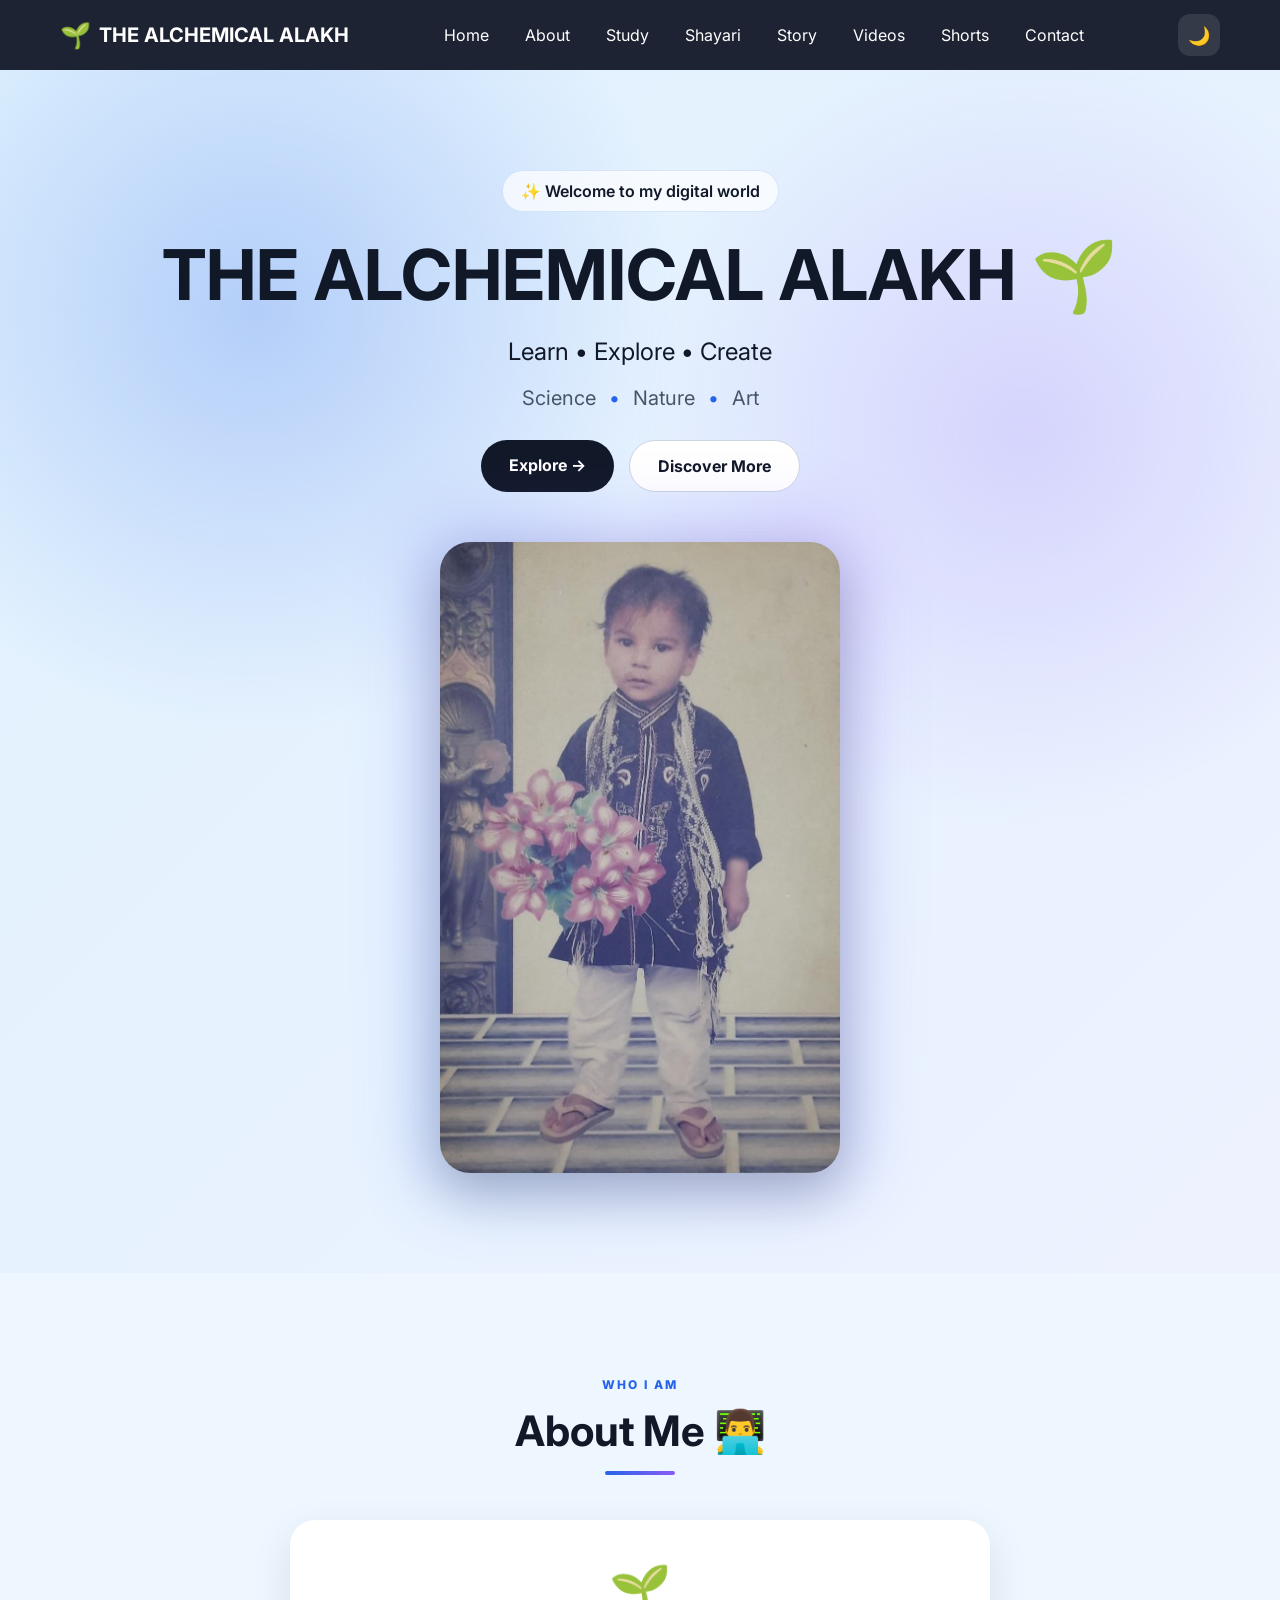
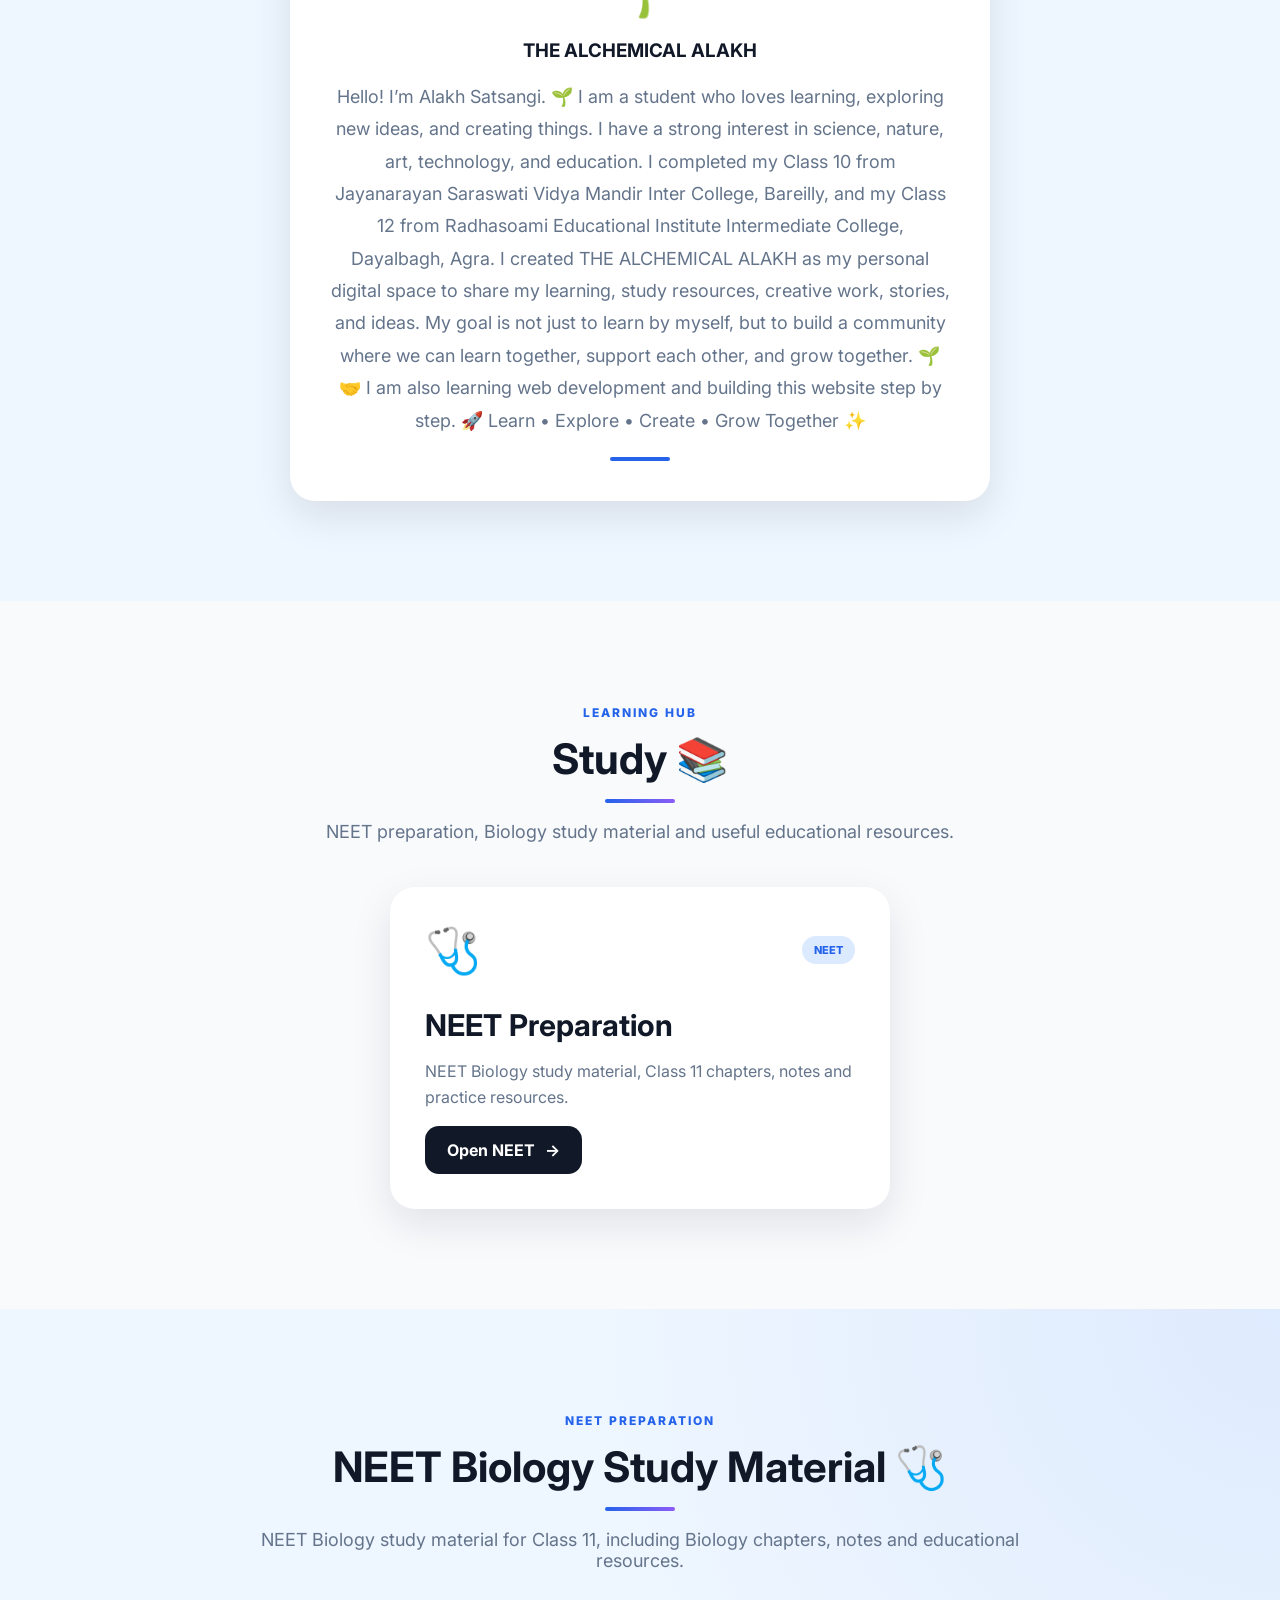
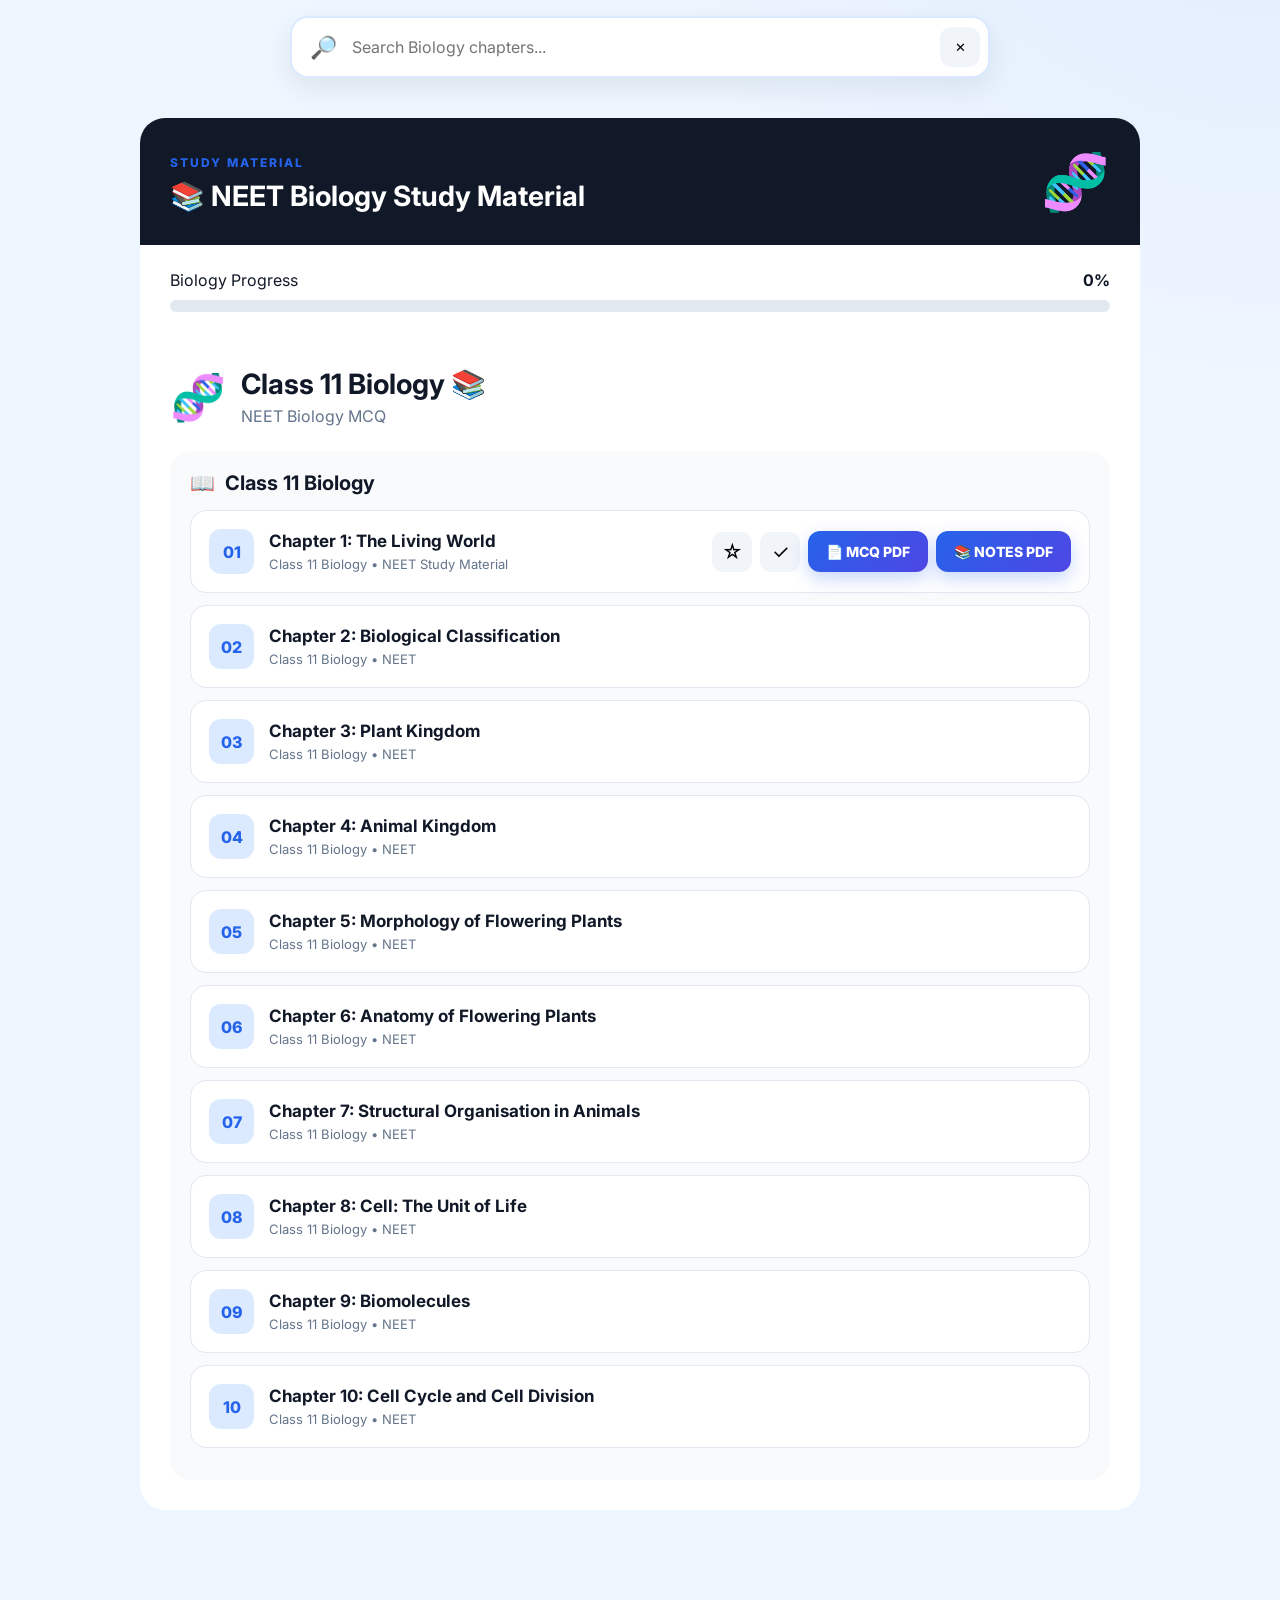
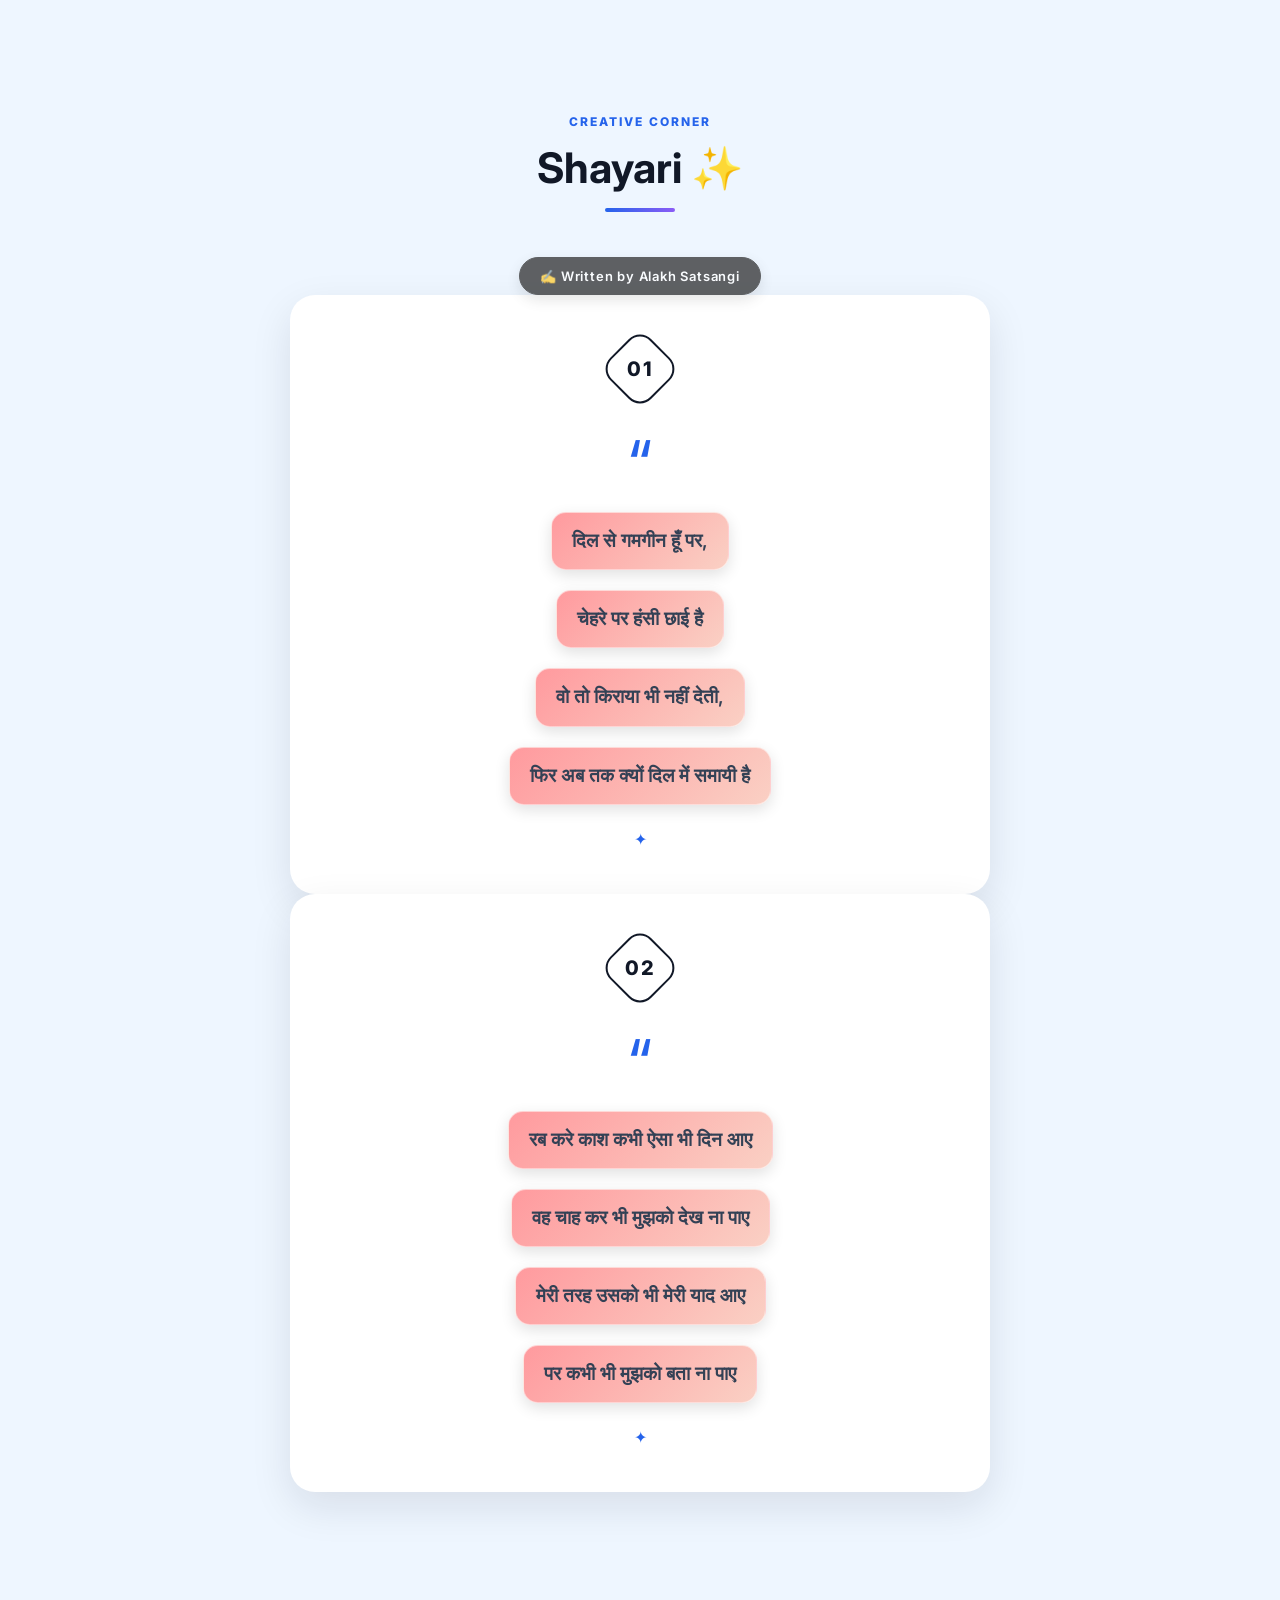
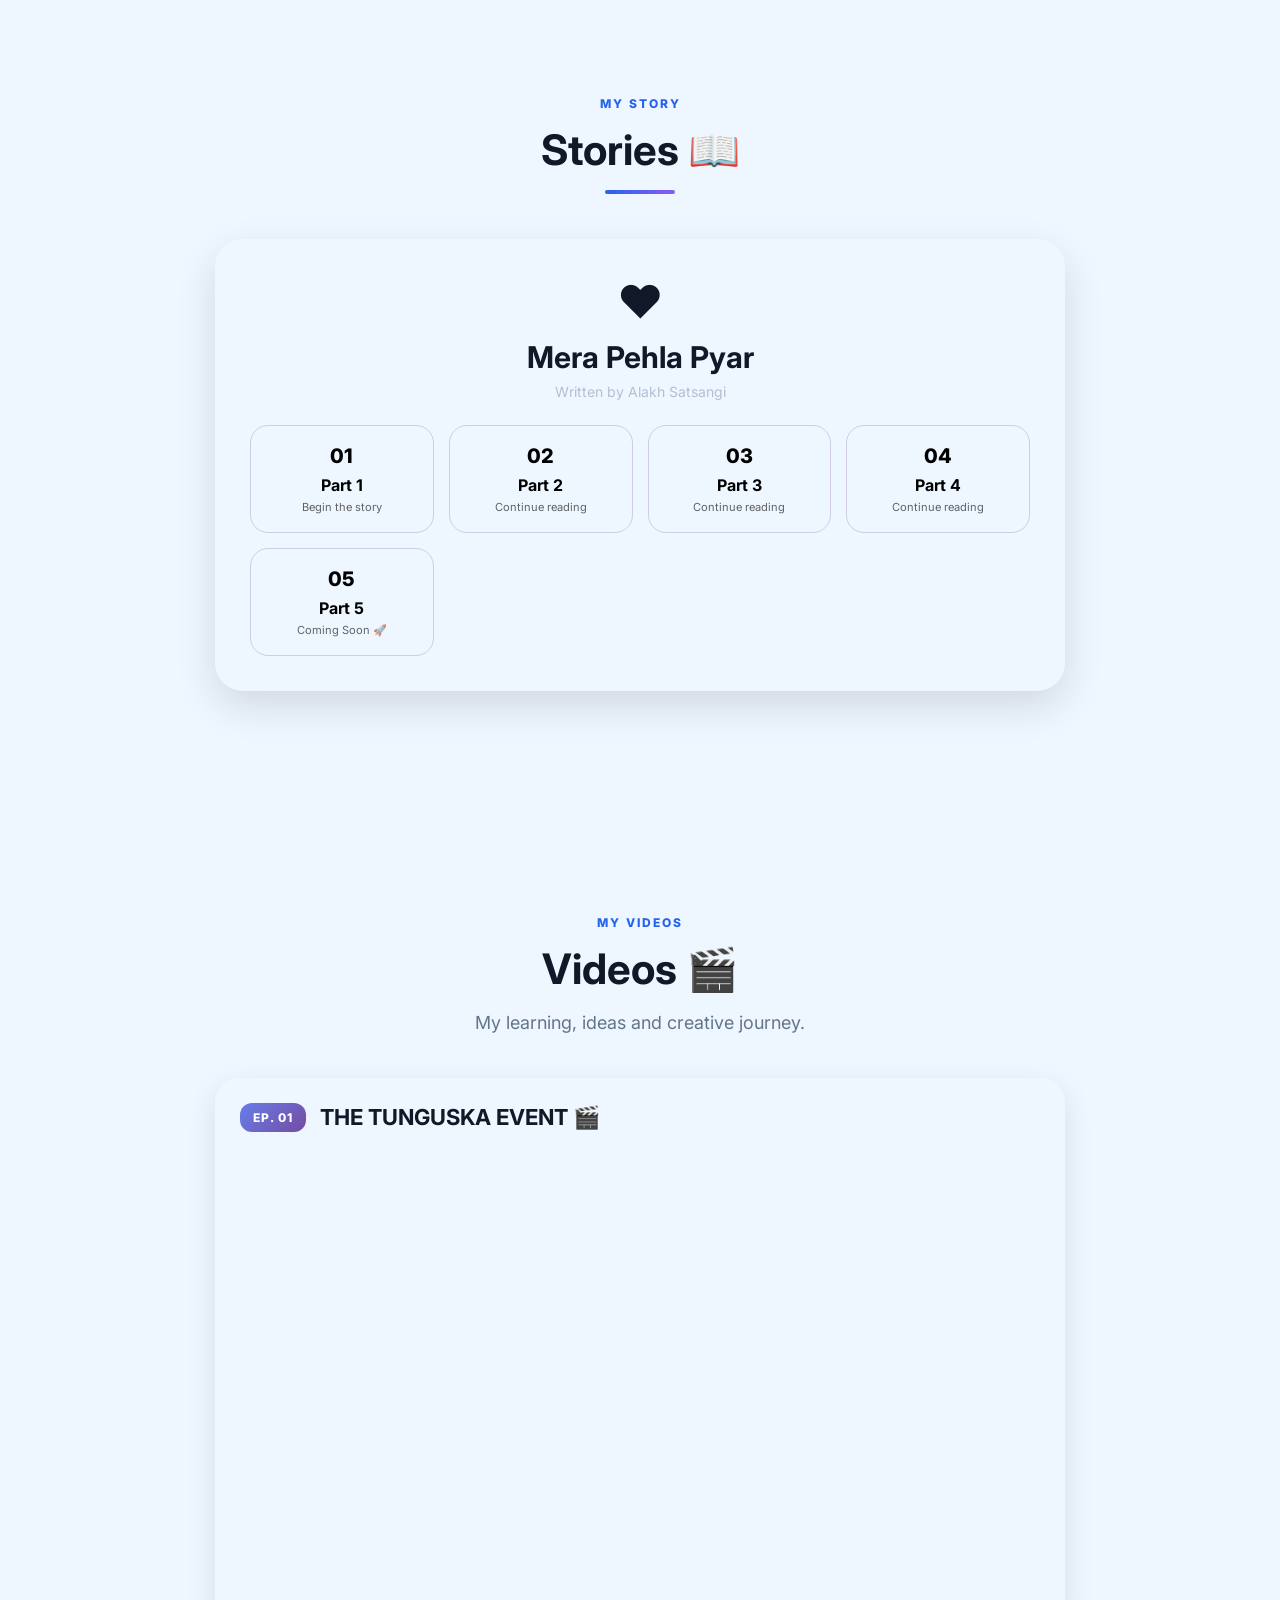
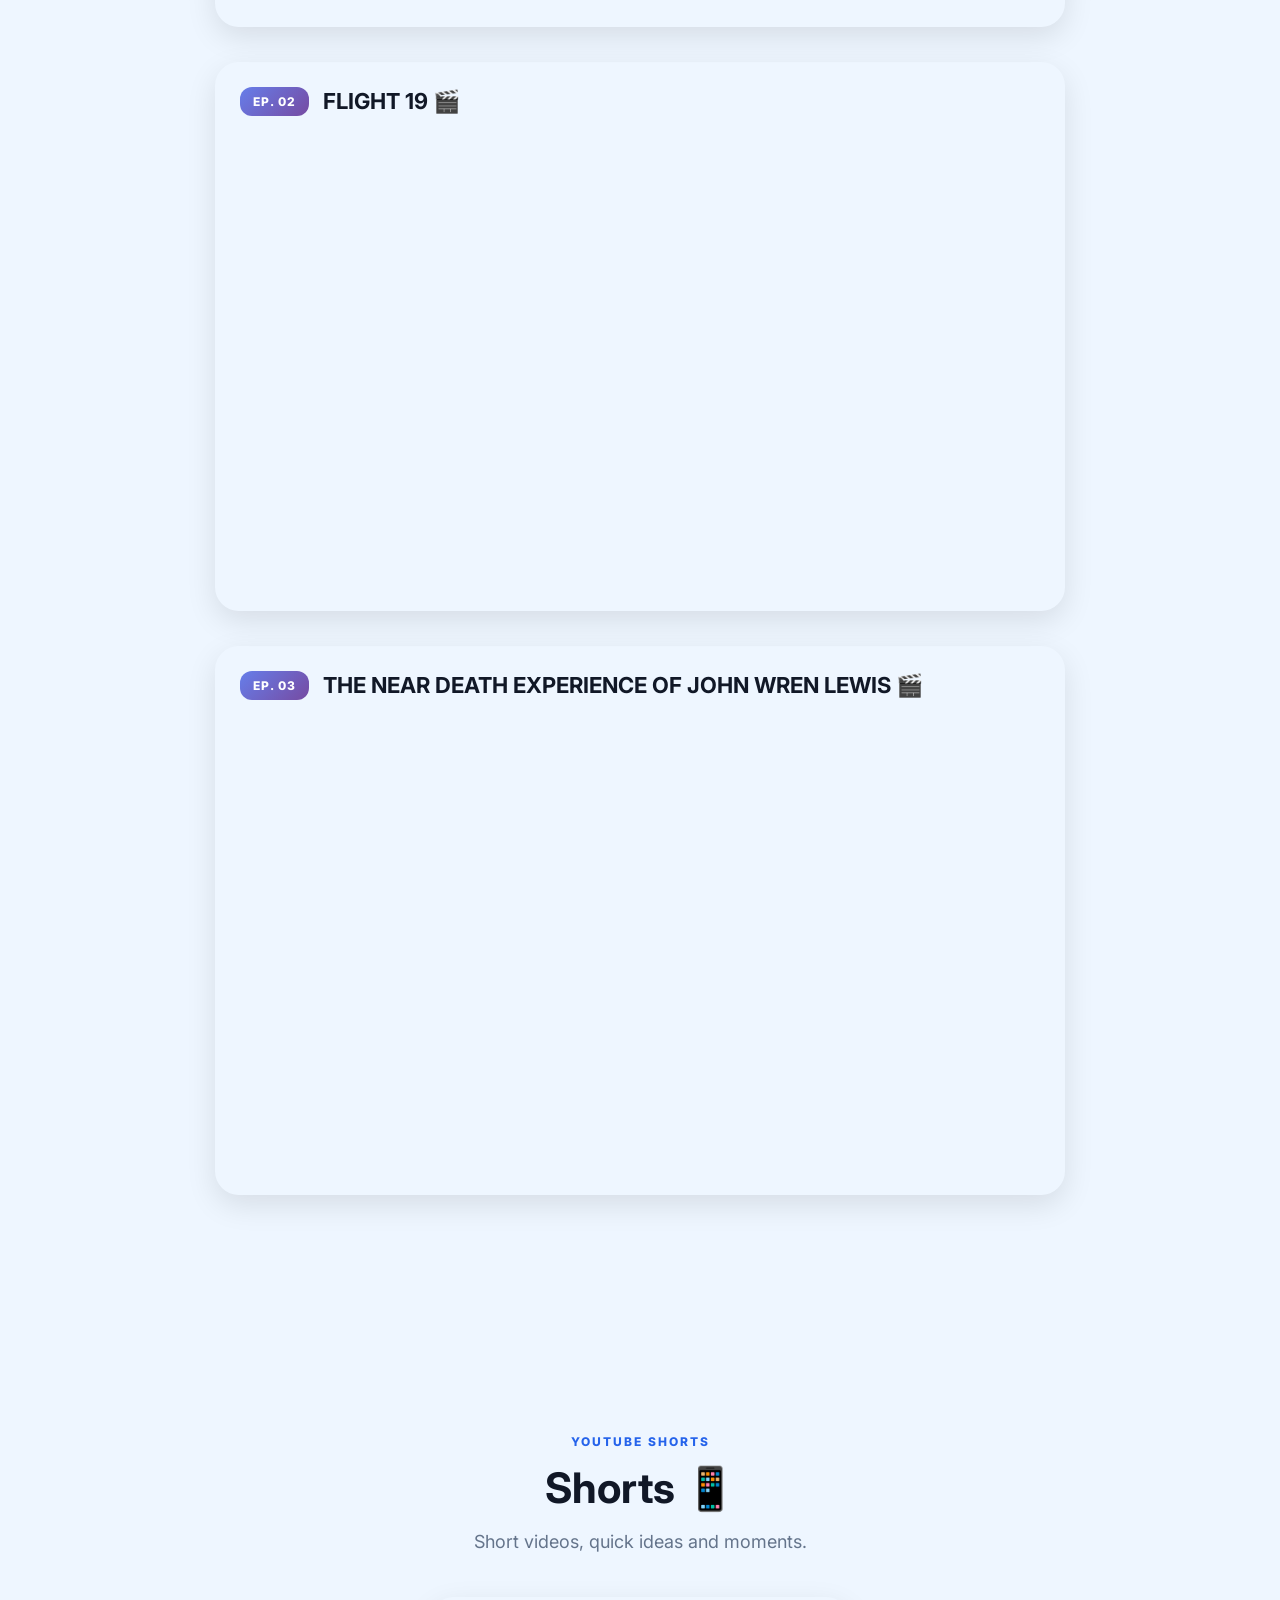
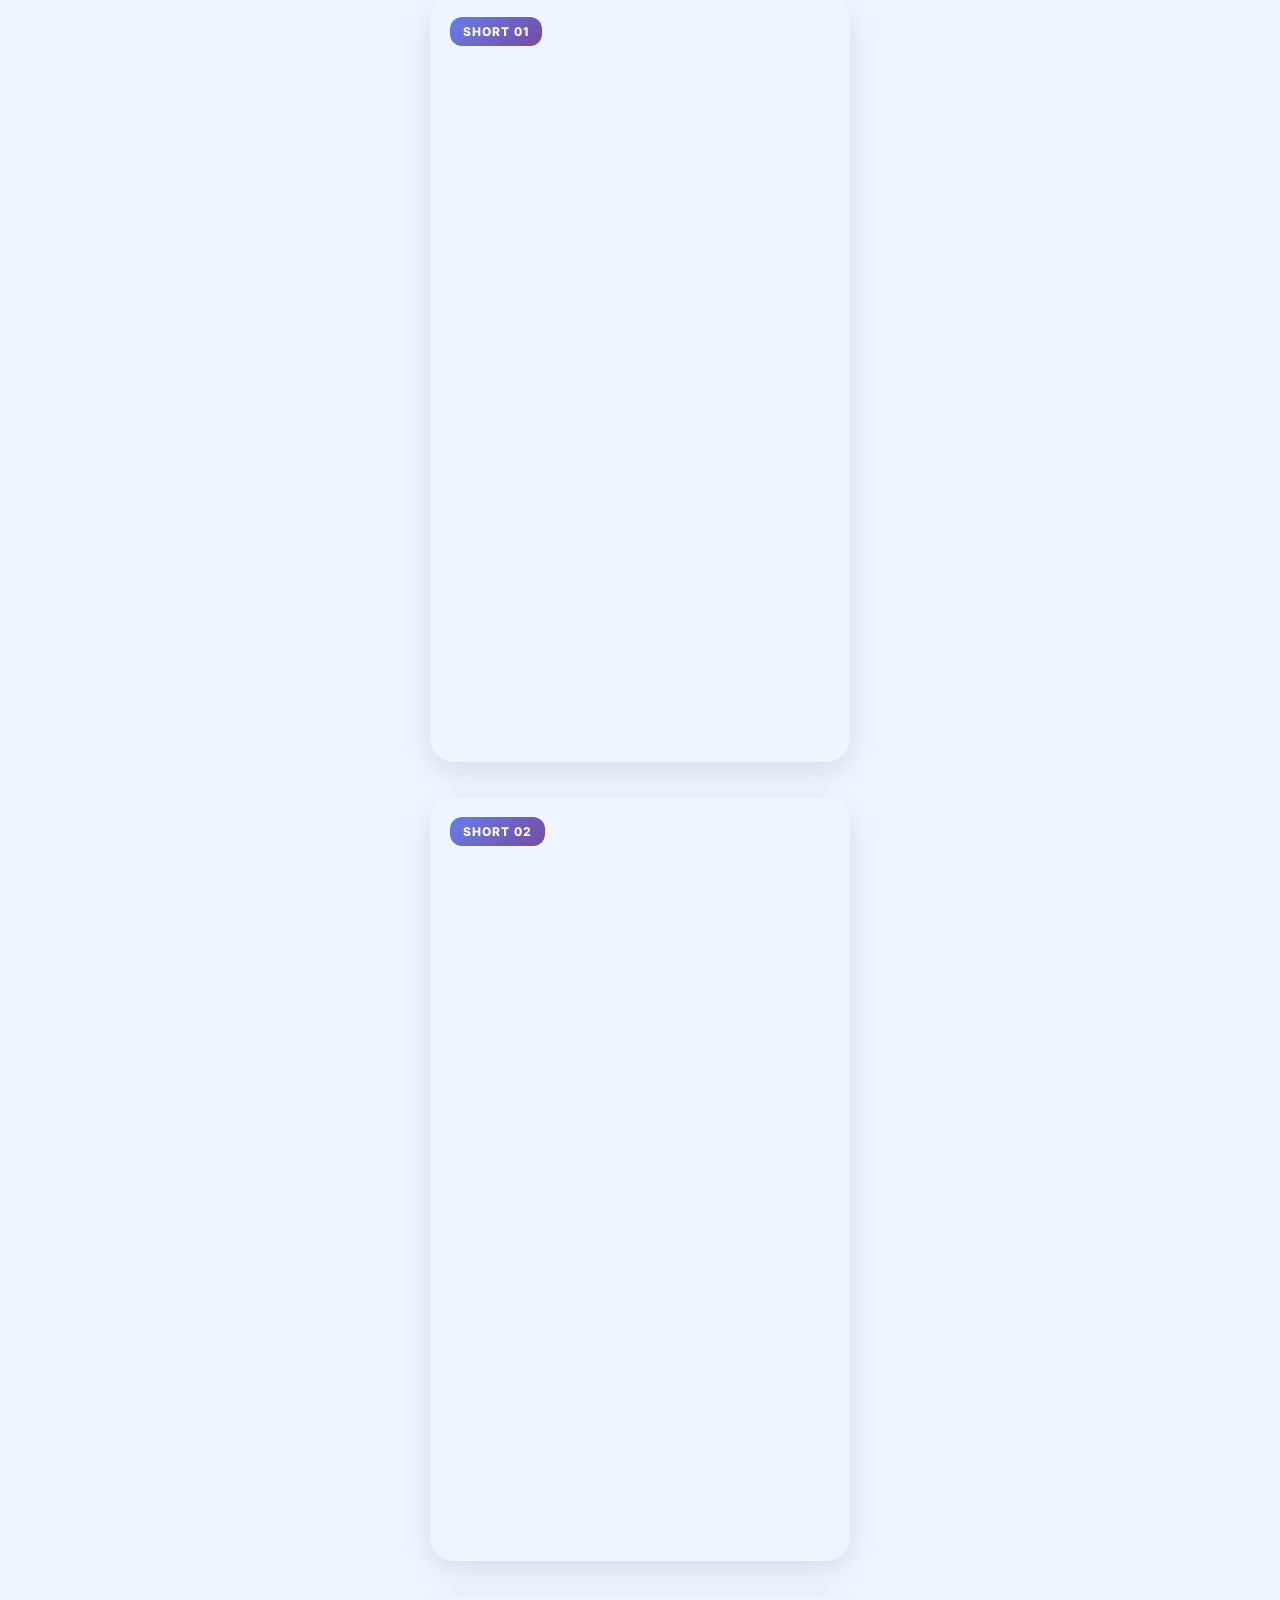
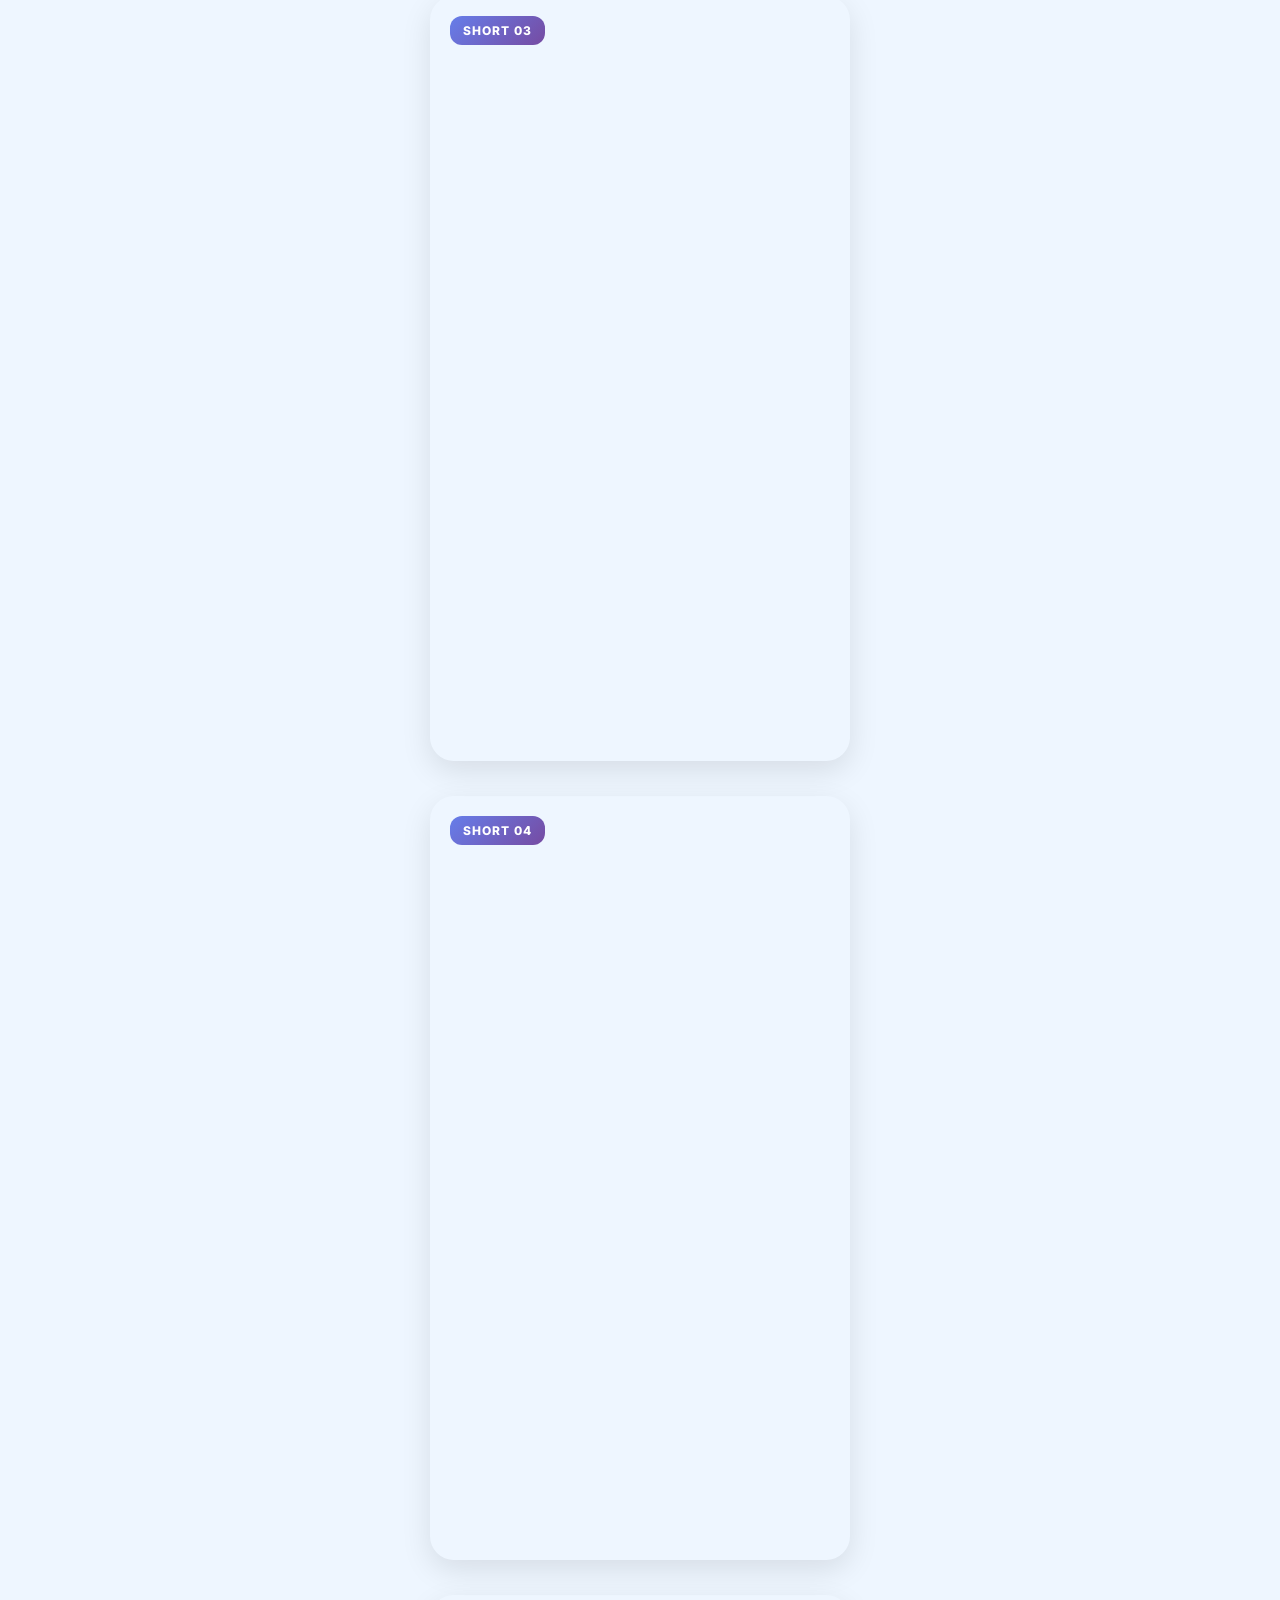
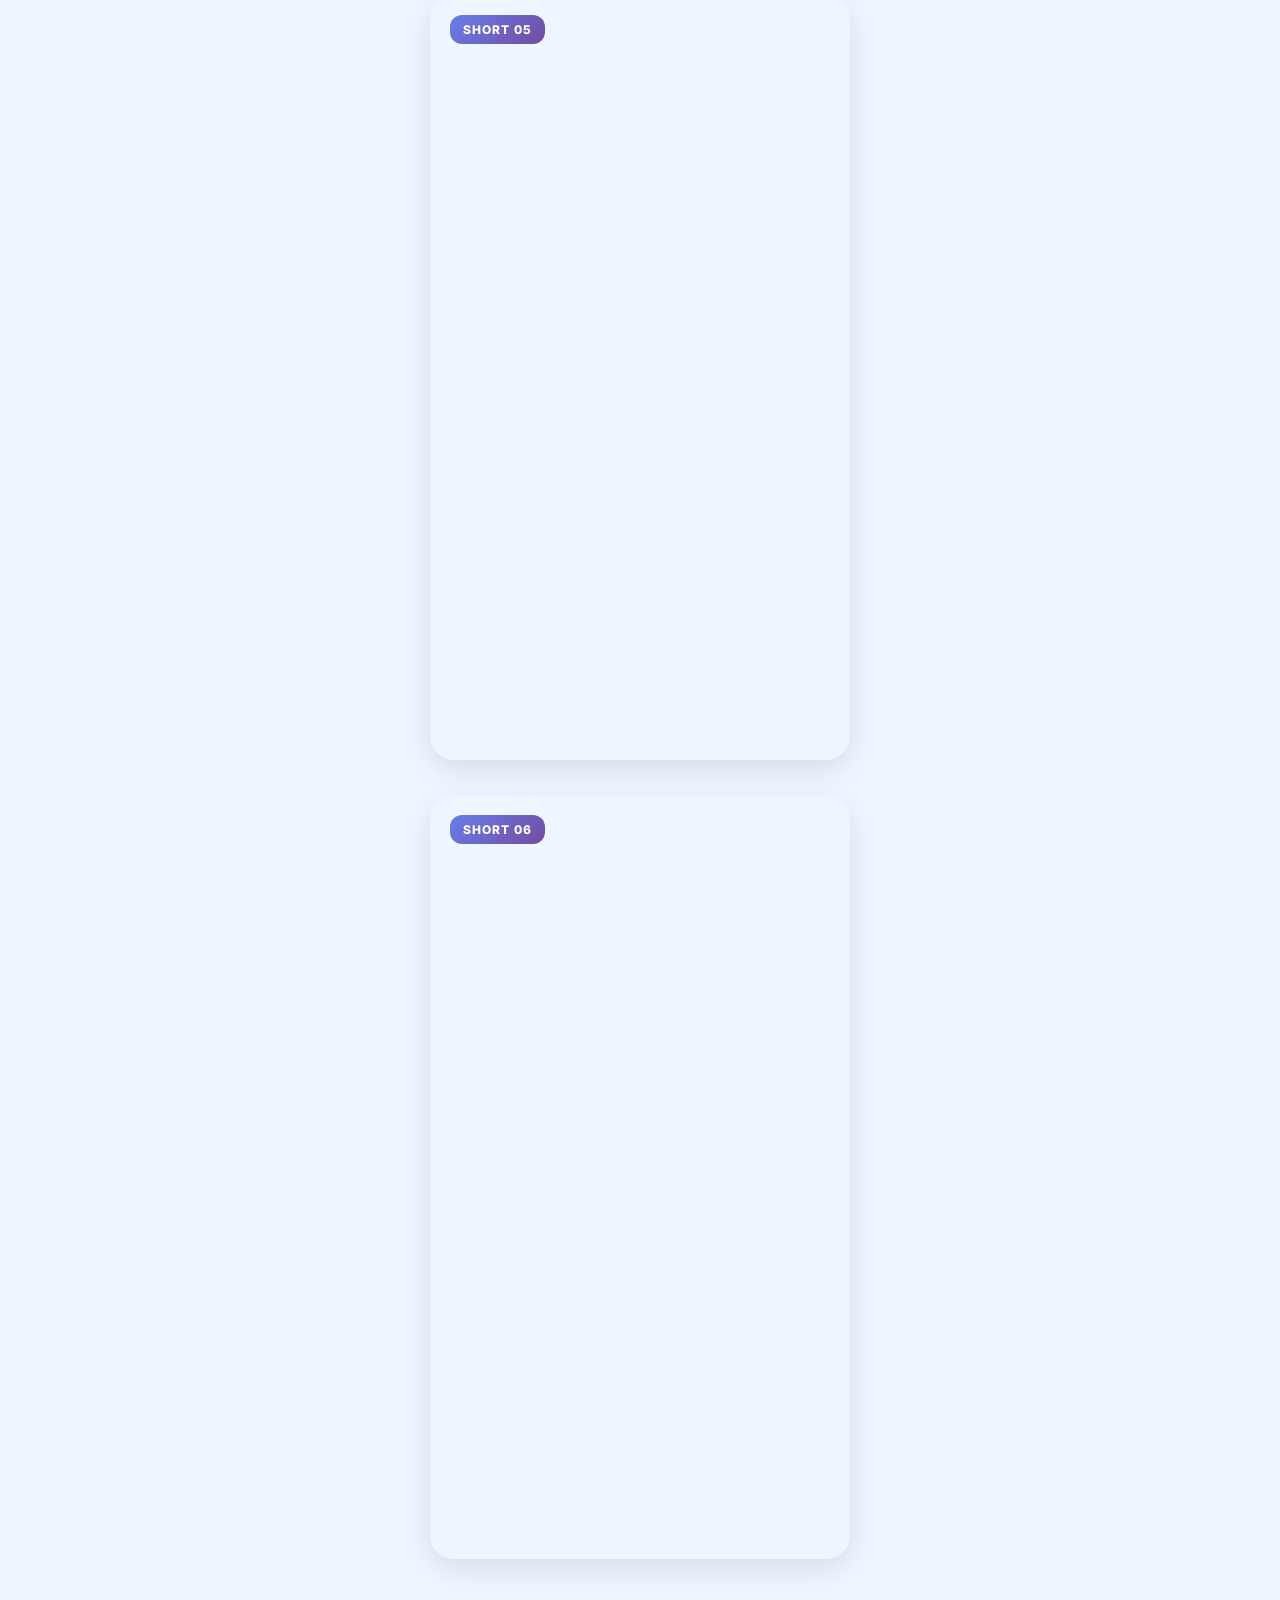
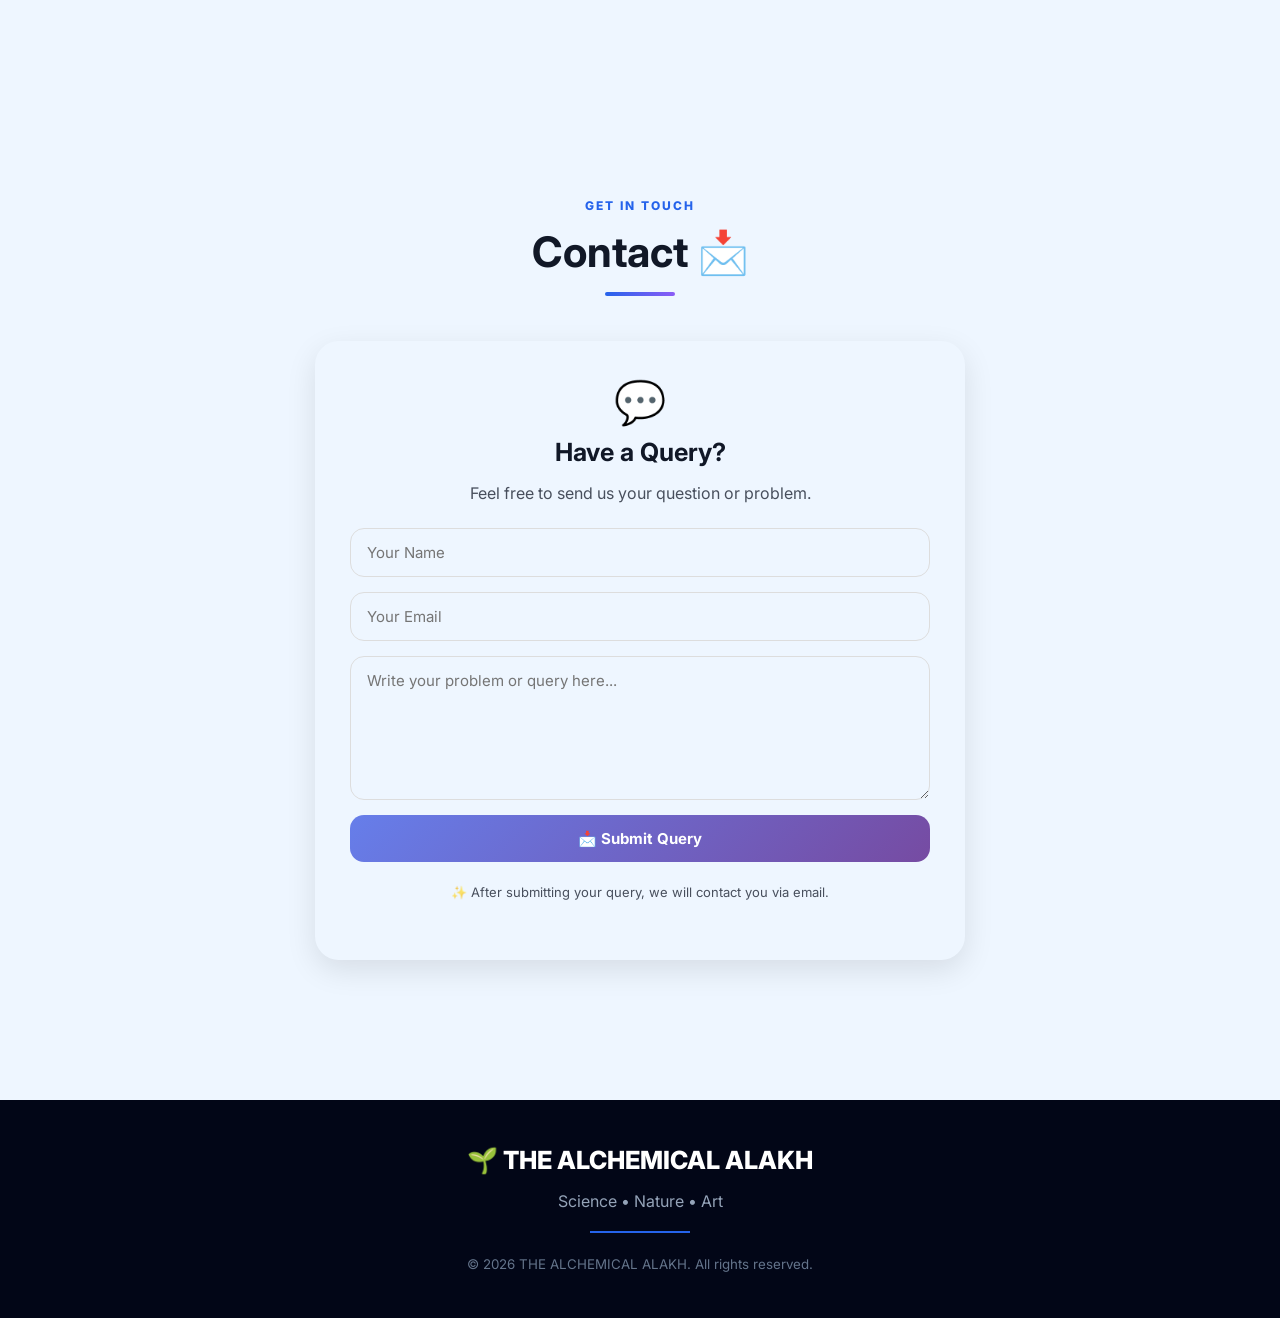
<file: index.html>
<!DOCTYPE html>
<html lang="en">

<head>

    <meta charset="UTF-8">

    <meta name="viewport" content="width=device-width, initial-scale=1.0">

    <!-- SEO TITLE -->
    <title>THE ALCHEMICAL ALAKH | NEET Biology Study Material</title>

    <!-- SEO DESCRIPTION -->
    <meta name="description"
          content="THE ALCHEMICAL ALAKH is a study and creative website featuring NEET Biology study material, Class 11 Biology chapters, notes, science, art and educational resources.">

    <!-- SEO KEYWORDS -->
    <meta name="keywords"
          content="THE ALCHEMICAL ALAKH, Alakh Satsangi, NEET Biology, NEET Biology notes, Class 11 Biology, Class 11 Biology notes, Biology study material, NEET preparation">

    <meta name="author" content="THE ALCHEMICAL ALAKH">

    <meta name="robots" content="index, follow">

    <!-- GOOGLE SEARCH CONSOLE VERIFICATION -->
    <meta name="google-site-verification"
          content="zTP0E_ofFZDzsQ5iW12RsI4LPG1biqlQzuokZgmN8xg" />

    <!-- CANONICAL URL -->
    <link rel="canonical"
          href="https://alakhsatsangi9-spec.github.io/my-website/">

    <!-- SOCIAL MEDIA / SHARING -->
    <meta property="og:title"
          content="THE ALCHEMICAL ALAKH | NEET Biology Study Material">

    <meta property="og:description"
          content="NEET Biology study material, Class 11 Biology chapters, notes and educational resources.">

    <meta property="og:type" content="website">

    <meta property="og:url"
          content="https://alakhsatsangi9-spec.github.io/my-website/">

    <!-- CSS -->
    <link rel="stylesheet" href="style.css">

    <!-- GOOGLE FONT -->
    <link rel="preconnect" href="https://fonts.googleapis.com">

    <link rel="preconnect"
          href="https://fonts.gstatic.com"
          crossorigin>

    <link href="https://fonts.googleapis.com/css2?family=Inter:wght@400;500;600;700;800&display=swap"
          rel="stylesheet">

</head>


<body>

<!-- SCROLL PROGRESS -->
<div id="scroll-progress"></div>


<!-- ================= NAVBAR ================= -->

<nav class="navbar">

    <div class="nav-container">

        <div class="logo">
            <span>🌱</span>
            <strong>THE ALCHEMICAL ALAKH</strong>
        </div>


        <div class="nav-links">

            <a href="#home">Home</a>

            <a href="#about">About</a>

            <a href="#study">Study</a>

            <a href="#shayari">Shayari</a>

            <a href="#story">Story</a>
           <a href="#videos">Videos</a>
           <a href="#shorts">Shorts </a>
            <a href="#contact">Contact</a>

        </div>


        <div class="nav-actions">

            <button id="theme-btn"
                    class="icon-btn"
                    title="Dark / Light Mode">

                🌙

            </button>
            <button class="menu-btn"
                    onclick="toggleMenu()">

                ☰

            </button>

        </div>

    </div>

</nav>



<!-- ================= HOME ================= -->

<section id="home" class="hero">

    <div class="hero-grid"></div>

    <div class="hero-content">

        <div class="hero-badge">

            ✨ Welcome to my digital world

        </div>


        <h1>

            THE ALCHEMICAL ALAKH 🌱

        </h1>


        <p class="hero-main-text">

            Learn • Explore • Create

        </p>


        <p class="hero-sub-text">

            Science

            <span>•</span>

            Nature

            <span>•</span>

            Art

        </p>


        <div class="hero-buttons">

            <a href="#study"
               class="explore-btn">

                Explore

                <span>→</span>

            </a>


            <a href="#about"
               class="secondary-btn">

                Discover More

            </a>

        </div>


        <div class="hero-image-wrapper">

            <div class="image-glow"></div>

            <img src="alakh.jpg"
                 alt="THE ALCHEMICAL ALAKH">

        </div>

    </div>

</section>

<!-- ================= ABOUT ================= -->

<section id="about"
         class="section">


    <div class="section-heading">

        <span class="section-tag">

            WHO I AM

        </span>


        <h2>

            About Me 👨‍💻

        </h2>


        <div class="heading-line"></div>

    </div>


    <div class="about-container">


        <div class="about-card">


            <div class="about-icon">

                🌱

            </div>


            <h3>

                THE ALCHEMICAL ALAKH

            </h3>


            <p>

                Hello! I’m Alakh Satsangi. 🌱
I am a student who loves learning, exploring new ideas, and creating things. I have a strong interest in science, nature, art, technology, and education.

I completed my Class 10 from Jayanarayan Saraswati Vidya Mandir Inter College, Bareilly, and my Class 12 from Radhasoami Educational Institute Intermediate College, Dayalbagh, Agra.

I created THE ALCHEMICAL ALAKH as my personal digital space to share my learning, study resources, creative work, stories, and ideas.

My goal is not just to learn by myself, but to build a community where we can learn together, support each other, and grow together. 🌱🤝

I am also learning web development and building this website step by step. 🚀

Learn • Explore • Create • Grow Together ✨
            </p>


            <div class="about-line"></div>

        </div>

    </div>

</section>


<!-- ================= STUDY ================= -->

<section id="study"
         class="section study-section">


    <div class="section-heading">

        <span class="section-tag">

            LEARNING HUB

        </span>


        <h2>

            Study 📚

        </h2>


        <div class="heading-line"></div>


        <p>

            NEET preparation, Biology study material and useful educational resources.

        </p>

    </div>



    <div class="study-card">


        <div class="card-top">

            <div class="card-icon">

                🩺

            </div>


            <span class="card-status">

                NEET

            </span>

        </div>


        <h3>

            NEET Preparation

        </h3>


        <p>

            NEET Biology study material, Class 11 chapters, notes and practice resources.

        </p>


        <a href="#neet"
           class="card-btn">

            Open NEET

            <span>→</span>

        </a>

    </div>

</section>



<!-- ================= NEET ================= -->

<section id="neet"
         class="section neet-section">


    <div class="section-heading">

        <span class="section-tag">

            NEET PREPARATION

        </span>


        <h2>

            NEET Biology Study Material 🩺

        </h2>


        <div class="heading-line"></div>


        <p>

            NEET Biology study material for Class 11, including Biology chapters,
            notes and educational resources.

        </p>

    </div>



    <!-- SEARCH BAR -->

    <div class="search-box neet-search">

        <span>

            🔎

        </span>


        <input
            type="text"
            id="chapter-search"
            placeholder="Search Biology chapters..."
            autocomplete="off">


        <button id="clear-search">

            ✕

        </button>

    </div>



    <div class="neet-container">


        <div class="neet-header">

            <div>

                <span class="small-label">

                    STUDY MATERIAL

                </span>


                <h3>

                    📚 NEET Biology Study Material

                </h3>

            </div>


            <div class="neet-symbol">

                🧬

            </div>

        </div>



        <!-- PROGRESS -->

        <div class="progress-area">

            <div class="progress-top">

                <span>

                    Biology Progress

                </span>


                <strong id="progress-text">

                    0%

                </strong>

            </div>


            <div class="progress-bar">

                <div id="progress-fill"
                     class="progress-fill">

                </div>

            </div>

        </div>



        <!-- BIOLOGY -->

        <div class="subject">


            <div class="subject-title">

                <span class="subject-icon">

                    🧬

                </span>


                <div>

                    <h3>

                        Class 11 Biology 📚

                    </h3>


                    <p>

                        NEET Biology MCQ

                    </p>

                </div>

            </div>



            <!-- CLASS 11 -->

            <div class="class-box">


                <div class="class-heading">

                    <span>

                        📖

                    </span>


                    <strong>

                        Class 11 Biology

                    </strong>

                </div>



<!-- CHAPTER 1 -->

<div class="chapter"
     data-name="The Living World Biology Class 11 NEET">

    <div class="chapter-info">

        <span class="chapter-number">
            01
        </span>

        <div>

            <h4>
                Chapter 1: The Living World
            </h4>

            <p>
                Class 11 Biology • NEET Study Material
            </p>

        </div>

    </div>


    <div class="chapter-actions">

        <button
            class="favorite-btn"
            onclick="toggleFavorite(this)"
            title="Bookmark">

            ☆

        </button>


        <button
            class="complete-btn"
            onclick="completeChapter(this)"
            title="Mark Complete">

            ✓

        </button>


        <!-- MCQ PDF -->

        <a href="111NOTES.pdf"
           download
           class="download-btn">

            📄 MCQ PDF

        </a>


        <!-- NOTES PDF -->

        <a href="112NOTES.pdf"
           download
           class="download-btn">

            📚 NOTES PDF

        </a>

    </div>

</div>


                <!-- CHAPTER 2 -->

                <div class="chapter"
                     data-name="Biological Classification Biology Class 11 NEET">

                    <div class="chapter-info">

                        <span class="chapter-number">

                            02

                        </span>


                        <div>

                            <h4>

                                Chapter 2: Biological Classification

                            </h4>


                            <p>

                                Class 11 Biology • NEET

                            </p>

                        </div>

                    </div>

                </div>



                <!-- CHAPTER 3 -->

                <div class="chapter"
                     data-name="Plant Kingdom Biology Class 11 NEET">

                    <div class="chapter-info">

                        <span class="chapter-number">

                            03

                        </span>


                        <div>

                            <h4>

                                Chapter 3: Plant Kingdom

                            </h4>


                            <p>

                                Class 11 Biology • NEET

                            </p>

                        </div>

                    </div>

                </div>



                <!-- CHAPTER 4 -->

                <div class="chapter"
                     data-name="Animal Kingdom Biology Class 11 NEET">

                    <div class="chapter-info">

                        <span class="chapter-number">

                            04

                        </span>


                        <div>

                            <h4>

                                Chapter 4: Animal Kingdom

                            </h4>


                            <p>

                                Class 11 Biology • NEET

                            </p>

                        </div>

                    </div>

                </div>



                <!-- CHAPTER 5 -->

                <div class="chapter"
                     data-name="Morphology of Flowering Plants Biology Class 11 NEET">

                    <div class="chapter-info">

                        <span class="chapter-number">

                            05

                        </span>


                        <div>

                            <h4>

                                Chapter 5: Morphology of Flowering Plants

                            </h4>


                            <p>

                                Class 11 Biology • NEET

                            </p>

                        </div>

                    </div>

                </div>



                <!-- CHAPTER 6 -->

                <div class="chapter"
                     data-name="Anatomy of Flowering Plants Biology Class 11 NEET">

                    <div class="chapter-info">

                        <span class="chapter-number">

                            06

                        </span>


                        <div>

                            <h4>

                                Chapter 6: Anatomy of Flowering Plants

                            </h4>


                            <p>

                                Class 11 Biology • NEET

                            </p>

                        </div>

                    </div>

                </div>



                <!-- CHAPTER 7 -->

                <div class="chapter"
                     data-name="Structural Organisation in Animals Biology Class 11 NEET">

                    <div class="chapter-info">

                        <span class="chapter-number">

                            07

                        </span>


                        <div>

                            <h4>

                                Chapter 7: Structural Organisation in Animals

                            </h4>


                            <p>

                                Class 11 Biology • NEET

                            </p>

                        </div>

                    </div>

                </div>



                <!-- CHAPTER 8 -->

                <div class="chapter"
                     data-name="Cell The Unit of Life Biology Class 11 NEET">

                    <div class="chapter-info">

                        <span class="chapter-number">

                            08

                        </span>


                        <div>

                            <h4>

                                Chapter 8: Cell: The Unit of Life

                            </h4>


                            <p>

                                Class 11 Biology • NEET

                            </p>

                        </div>

                    </div>

                </div>



                <!-- CHAPTER 9 -->

                <div class="chapter"
                     data-name="Biomolecules Biology Class 11 NEET">

                    <div class="chapter-info">

                        <span class="chapter-number">

                            09

                        </span>


                        <div>

                            <h4>

                                Chapter 9: Biomolecules

                            </h4>


                            <p>

                                Class 11 Biology • NEET

                            </p>

                        </div>

                    </div>

                </div>



                <!-- CHAPTER 10 -->

                <div class="chapter"
                     data-name="Cell Cycle and Cell Division Biology Class 11 NEET">

                    <div class="chapter-info">

                        <span class="chapter-number">

                            10

                        </span>


                        <div>

                            <h4>

                                Chapter 10: Cell Cycle and Cell Division

                            </h4>


                            <p>

                                Class 11 Biology • NEET

                            </p>

                        </div>

                    </div>

                </div>



                <!-- NO RESULT -->

                <div id="no-results"
                     class="no-results">

                    🔎 No chapter found.

                </div>

            </div>

        </div>

    </div>

</section>




<!-- ================= SHAYARI ================= -->

<section id="shayari" class="section">

    <div class="section-heading">

        <span class="section-tag">
            CREATIVE CORNER
        </span>

        <h2>
            Shayari ✨
        </h2>

        <div class="heading-line"></div>

    </div>
<div class="written-by">
    ✍️ Written by Alakh Satsangi
</div>


    <!-- SHAYARI 01 -->

    <div class="shayari-card">

        <div class="shayari-number">
            <span>01</span>
        </div>

        <div class="quote-icon">
            “
        </div>

        <div class="shayari-text">

            <div class="shayari-lines">

                <p class="shayari-line">
                    दिल से गमगीन हूँ पर,
                </p>

                <p class="shayari-line">
                    चेहरे पर हंसी छाई है
                </p>

                <p class="shayari-line">
                    वो तो किराया भी नहीं देती,
                </p>

                <p class="shayari-line">
                    फिर अब तक क्यों दिल में समायी है
                </p>

            </div>

        </div>

        <div class="quote-bottom">
            ✦
        </div>

    </div>


    <!-- SHAYARI 02 -->

    <div class="shayari-card">

        <div class="shayari-number">
            <span>02</span>
        </div>

        <div class="quote-icon">
            “
        </div>

        <div class="shayari-text">

            <div class="shayari-lines">

                <p class="shayari-line">
                    रब करे काश कभी ऐसा भी दिन आए
                </p>

                <p class="shayari-line">
                    वह चाह कर भी मुझको देख ना पाए
                </p>

                <p class="shayari-line">
                    मेरी तरह उसको भी मेरी याद आए
                </p>

                <p class="shayari-line">
                    पर कभी भी मुझको बता ना पाए
                </p>

            </div>

        </div>

        <div class="quote-bottom">
            ✦
        </div>

    </div>


</section>

<!-- ================= STORY ================= -->

<section id="story" class="section story-section">

    <div class="section-heading">

        <span class="section-tag">MY STORY</span>

        <h2>Stories 📖</h2>

        <div class="heading-line"></div>

    </div>


    <!-- ================= STORY CARD ================= -->

    <div class="story-card">

        <div class="story-header">

            <div class="story-icon">
                ❤️
            </div>

            <h3>Mera Pehla Pyar</h3>

            <p>Written by Alakh Satsangi</p>

        </div>


        <!-- ================= PART OPTIONS ================= -->

        <div class="story-parts">

            <!-- PART 1 -->

            <button
                type="button"
                onclick="openStoryPart(1)">

                <span>01</span>

                <strong>Part 1</strong>

                <small>Begin the story</small>

            </button>


            <!-- PART 2 -->

            <button
                type="button"
                onclick="openStoryPart(2)">

                <span>02</span>

                <strong>Part 2</strong>

                <small>Continue reading</small>

            </button>


            <!-- PART 3 -->

            <button
                type="button"
                onclick="openStoryPart(3)">

                <span>03</span>

                <strong>Part 3</strong>

                <small>Continue reading</small>

            </button>
<button type="button" onclick="openStoryPart(4)">
    <span>04</span>
    <strong>Part 4</strong>
    <small>Continue reading</small>
</button>
<button type="button" onclick="alert('🚀 Part 5 — COMING SOON!')">
    <span>05</span>
    <strong>Part 5</strong>
    <small>Coming Soon 🚀</small>
</button>
            </div>

    </div>


    <!-- ================= STORY READER ================= -->

    <div
        id="storyReader"
        class="story-reader">


        <div class="book">


            <!-- ================= BOOK TOP ================= -->

            <div class="book-top">

                <span id="currentPart">
                    PART 1
                </span>


                <button
                    type="button"
                    class="close-story"
                    onclick="closeStory()"
                    title="Close Story">

                    ✕

                </button>

            </div>


            <!-- ================= STORY PAGE ================= -->

            <div
                class="book-page"
                id="storyPage">


                <!-- PAGE NUMBER -->

                <div class="page-number">
                    01
                </div>


                <!-- STORY TITLE -->

                <h3 id="storyPartTitle">
                    Mera Pehla Pyar — Part 1
                </h3>


                <!-- ================= STORY TEXT ================= -->

                <div
                    id="storyText"
                    class="story-text">
                </div>


                <!-- ================= WRITTEN BY ================= -->

                <div class="written-by">
                    ✍️ Written by Alakh Satsangi
                </div>


            </div>


            <!-- ================= BOOK NAVIGATION ================= -->

            <div class="book-navigation">


                <!-- PREVIOUS -->

                <button
                    type="button"
                    id="prevStoryBtn"
                    onclick="previousStoryPart()">

                    ← Previous

                </button>


                <!-- PART INDICATOR -->

                <span id="partIndicator">
                    1 / 3
                </span>


                <!-- NEXT -->

                <button
                    type="button"
                    id="nextStoryBtn"
                    onclick="nextStoryPart()">

                    Next →

                </button>


            </div>


        </div>

    </div>


</section>


<section id="videos" class="section">

    <div class="section-heading">
        <span class="section-tag">MY VIDEOS</span>
        <h2>Videos 🎬</h2>
        <p>My learning, ideas and creative journey.</p>
    </div>


    <!-- VIDEO 01 -->
    <div class="video-card">

        <div class="video-title">
            <span class="episode-badge">EP. 01</span>
            <h3>THE TUNGUSKA EVENT 🎬</h3>
        </div>

        <div class="video-wrapper">
            <iframe
                src="https://www.youtube.com/embed/oxSUjOloWMw"
                title="THE TUNGUSKA EVENT"
                allow="accelerometer; autoplay; clipboard-write; encrypted-media; gyroscope; picture-in-picture"
                allowfullscreen>
            </iframe>
        </div>

    </div>


    <!-- VIDEO 02 -->
    <div class="video-card">

        <div class="video-title">
            <span class="episode-badge">EP. 02</span>
            <h3>FLIGHT 19 🎬</h3>
        </div>

        <div class="video-wrapper">
            <iframe
                src="https://www.youtube.com/embed/R-d8yq0sREk"
                title="FLIGHT 19"
                allow="accelerometer; autoplay; clipboard-write; encrypted-media; gyroscope; picture-in-picture"
                allowfullscreen>
            </iframe>
        </div>

    </div>


    <!-- VIDEO 03 -->
    <div class="video-card">

        <div class="video-title">
            <span class="episode-badge">EP. 03</span>
            <h3>THE NEAR DEATH EXPERIENCE OF JOHN WREN LEWIS 🎬</h3>
        </div>

        <div class="video-wrapper">
            <iframe
                src="https://www.youtube.com/embed/cvP-Lvboprs"
                title="THE NEAR DEATH EXPERIENCE OF JOHN WREN LEWIS"
                allow="accelerometer; autoplay; clipboard-write; encrypted-media; gyroscope; picture-in-picture"
                allowfullscreen>
            </iframe>
        </div>

    </div>

</section>



<section id="shorts" class="section">

    <div class="section-heading">
        <span class="section-tag">YOUTUBE SHORTS</span>
        <h2>Shorts 📱</h2>
        <p>Short videos, quick ideas and moments.</p>
    </div>


    <!-- SHORT 01 -->
    <div class="shorts-card">

        <div class="video-title">
            <span class="episode-badge">SHORT 01</span>
        </div>

        <div class="shorts-wrapper">
            <iframe
                src="https://www.youtube.com/embed/rJ3UfE49LRc"
                title="Short 01"
                allow="accelerometer; autoplay; clipboard-write; encrypted-media; gyroscope; picture-in-picture"
                allowfullscreen>
            </iframe>
        </div>

    </div>


    <!-- SHORT 02 -->
    <div class="shorts-card">

        <div class="video-title">
            <span class="episode-badge">SHORT 02</span>
        </div>

        <div class="shorts-wrapper">
            <iframe
                src="https://www.youtube.com/embed/XoV11RGaRDE"
                title="Short 02"
                allow="accelerometer; autoplay; clipboard-write; encrypted-media; gyroscope; picture-in-picture"
                allowfullscreen>
            </iframe>
        </div>

    </div>


    <!-- SHORT 03 -->
    <div class="shorts-card">

        <div class="video-title">
            <span class="episode-badge">SHORT 03</span>
        </div>

        <div class="shorts-wrapper">
            <iframe
                src="https://www.youtube.com/embed/ZayI3ekp3q8"
                title="Short 03"
                allow="accelerometer; autoplay; clipboard-write; encrypted-media; gyroscope; picture-in-picture"
                allowfullscreen>
            </iframe>
        </div>

    </div>


    <!-- SHORT 04 -->
    <div class="shorts-card">

        <div class="video-title">
            <span class="episode-badge">SHORT 04</span>
        </div>

        <div class="shorts-wrapper">
            <iframe
                src="https://www.youtube.com/embed/iHOuLH0c-WQ"
                title="Short 04"
                allow="accelerometer; autoplay; clipboard-write; encrypted-media; gyroscope; picture-in-picture"
                allowfullscreen>
            </iframe>
        </div>

    </div>


    <!-- SHORT 05 -->
    <div class="shorts-card">

        <div class="video-title">
            <span class="episode-badge">SHORT 05</span>
        </div>

        <div class="shorts-wrapper">
            <iframe
                src="https://www.youtube.com/embed/a5-XqLeO_70"
                title="Short 05"
                allow="accelerometer; autoplay; clipboard-write; encrypted-media; gyroscope; picture-in-picture"
                allowfullscreen>
            </iframe>
        </div>

    </div>


    <!-- SHORT 06 -->
    <div class="shorts-card">

        <div class="video-title">
            <span class="episode-badge">SHORT 06</span>
        </div>

        <div class="shorts-wrapper">
            <iframe
                src="https://www.youtube.com/embed/z5sLxQB04Zw"
                title="Short 06"
                allow="accelerometer; autoplay; clipboard-write; encrypted-media; gyroscope; picture-in-picture"
                allowfullscreen>
            </iframe>
        </div>

    </div>

</section>
<!-- ================= CONTACT ================= -->

<section id="contact" class="section contact-section">

    <div class="section-heading">

        <span class="section-tag">
            GET IN TOUCH
        </span>

        <h2>
            Contact 📩
        </h2>

        <div class="heading-line"></div>

    </div>


    <div class="query-box">

        <div class="contact-icon">
            💬
        </div>

        <h3>
            Have a Query?
        </h3>

        <p>
            Feel free to send us your question or problem.
        </p>


        <form action="https://formsubmit.co/alakhsatsangi9@gmail.com" method="POST">

            <!-- NAME -->
            <input
                type="text"
                name="name"
                placeholder="Your Name"
                required>


            <!-- EMAIL -->
            <input
                type="email"
                name="email"
                placeholder="Your Email"
                required>


            <!-- PROBLEM / QUERY -->
            <textarea
                name="message"
                rows="6"
                placeholder="Write your problem or query here..."
                required></textarea>


            <!-- EMAIL SUBJECT -->
            <input
                type="hidden"
                name="_subject"
                value="New Query - THE ALCHEMICAL ALAKH">


            <!-- DISABLE CAPTCHA -->
            <input
                type="hidden"
                name="_captcha"
                value="false">


            <!-- RETURN TO WEBSITE AFTER SUBMIT -->
            <input
                type="hidden"
                name="_next"
                value="https://alakhsatsangi9-spec.github.io/my-website/thanks.html">


            <!-- SUBMIT BUTTON -->
            <button type="submit" class="query-submit">
                📩 Submit Query
            </button>

        </form>


        <p class="query-note">
            ✨ After submitting your query, we will contact you via email.
        </p>

    </div>

</section>
<!-- ================= FOOTER ================= -->

<footer>


    <div class="footer-logo">

        🌱 THE ALCHEMICAL ALAKH

    </div>


    <p>

        Science • Nature • Art

    </p>


    <div class="footer-line"></div>


    <small>

        © 2026 THE ALCHEMICAL ALAKH. All rights reserved.

    </small>

</footer>



<!-- BACK TO TOP -->

<button id="back-top"
        title="Back to top">

    ↑

</button>



<!-- TOAST -->

<div id="toast"
     class="toast">

    ✓ Saved

</div>



<!-- JAVASCRIPT -->

<script src="script.js"></script>


</body>

</html>
</file>
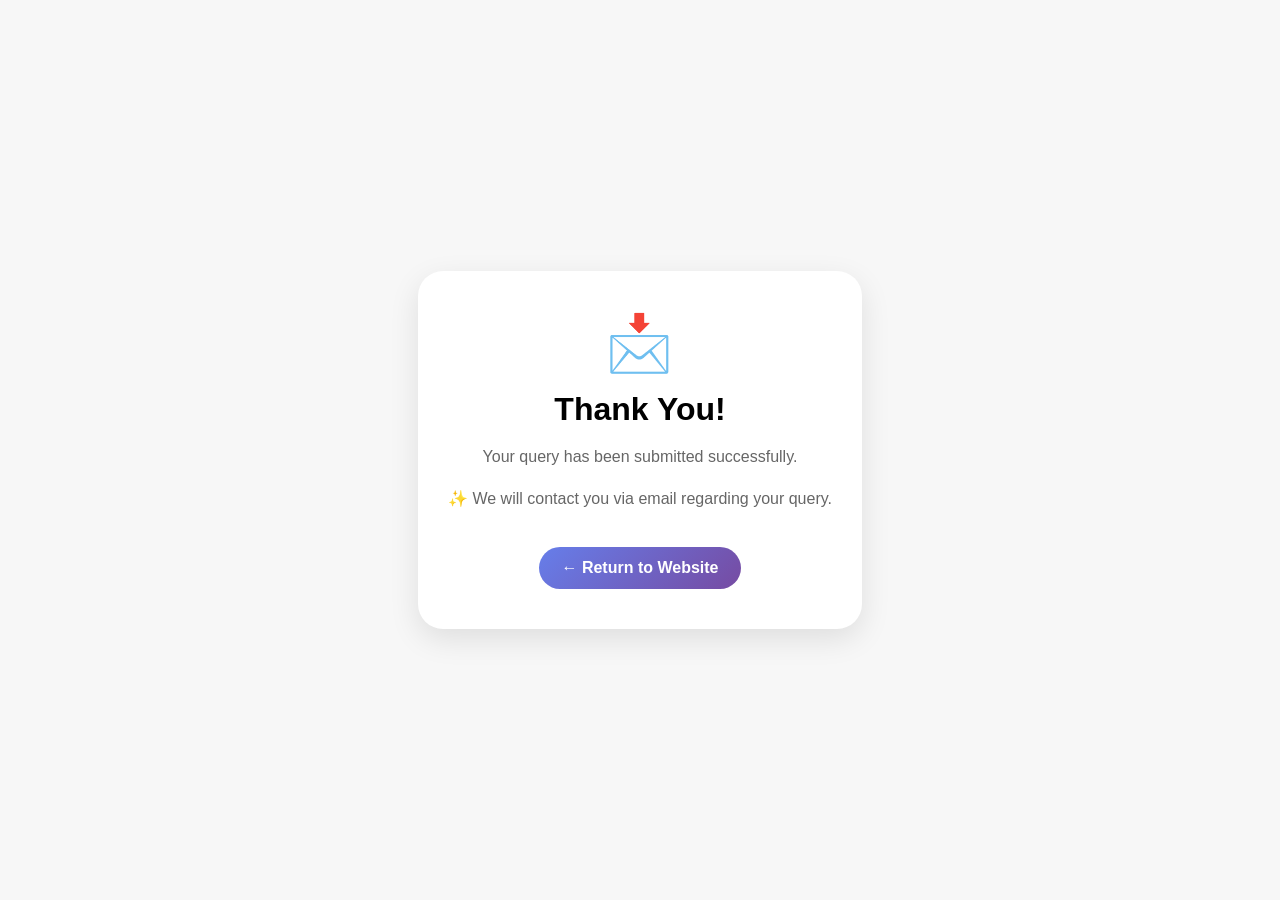
<file: thanks.html>
<!DOCTYPE html>
<html lang="en">

<head>
    <meta charset="UTF-8">
    <meta name="viewport" content="width=device-width, initial-scale=1.0">

    <title>Thank You | THE ALCHEMICAL ALAKH</title>

    <style>
        body {
            margin: 0;
            min-height: 100vh;
            display: flex;
            align-items: center;
            justify-content: center;
            font-family: Arial, sans-serif;
            text-align: center;
            background: #f7f7f7;
        }

        .thank-you {
            max-width: 500px;
            margin: 20px;
            padding: 40px 30px;
            background: white;
            border-radius: 25px;
            box-shadow: 0 10px 30px rgba(0,0,0,0.1);
        }

        .icon {
            font-size: 55px;
        }

        h1 {
            margin: 15px 0;
        }

        p {
            line-height: 1.6;
            color: #666;
        }

        a {
            display: inline-block;
            margin-top: 20px;
            padding: 12px 22px;
            border-radius: 30px;
            background: linear-gradient(135deg, #667eea, #764ba2);
            color: white;
            text-decoration: none;
            font-weight: bold;
        }
    </style>
</head>

<body>

    <div class="thank-you">

        <div class="icon">📩</div>

        <h1>Thank You!</h1>

        <p>
            Your query has been submitted successfully.
        </p>

        <p>
            ✨ We will contact you via email regarding your query.
        </p>

        <a href="https://alakhsatsangi9-spec.github.io/my-website/">
            ← Return to Website
        </a>

    </div>

</body>

</html>
</file>
<file: style.css>
* {
    box-sizing: border-box;
}

html {
    scroll-behavior: smooth;
}

body {
    margin: 0;
    font-family: "Inter", Arial, sans-serif;
    background: #eef6ff;
    color: #111827;
    transition: 0.3s;
}

a {
    color: inherit;
}

button,
input {
    font-family: inherit;
}


/* SCROLL PROGRESS */

#scroll-progress {
    position: fixed;
    top: 0;
    left: 0;
    width: 0%;
    height: 4px;
    background: linear-gradient(90deg, #2563eb, #06b6d4, #8b5cf6);
    z-index: 9999;
}


/* NAVBAR */

.navbar {
    position: sticky;
    top: 0;
    z-index: 1000;
    background: rgba(17, 24, 39, 0.95);
    backdrop-filter: blur(15px);
    transition: 0.3s;
}

.navbar.scrolled {
    box-shadow: 0 10px 30px rgba(0,0,0,0.2);
}

.nav-container {
    max-width: 1200px;
    margin: auto;
    padding: 14px 20px;
    display: flex;
    align-items: center;
    justify-content: space-between;
}

.logo {
    color: white;
    font-size: 20px;
    display: flex;
    align-items: center;
    gap: 8px;
}

.logo span {
    font-size: 25px;
}

.nav-links {
    display: flex;
    gap: 8px;
}

.nav-links a {
    color: white;
    text-decoration: none;
    padding: 10px 14px;
    border-radius: 10px;
    transition: 0.3s;
}

.nav-links a:hover {
    background: #2563eb;
    transform: translateY(-2px);
}

.nav-actions {
    display: flex;
    gap: 8px;
}

.icon-btn,
.menu-btn {
    border: none;
    cursor: pointer;
    background: rgba(255,255,255,0.1);
    color: white;
    width: 42px;
    height: 42px;
    border-radius: 12px;
    font-size: 18px;
    transition: 0.3s;
}

.icon-btn:hover,
.menu-btn:hover {
    background: #2563eb;
    transform: scale(1.05);
}

.menu-btn {
    display: none;
}
/* HERO */

.hero {
    position: relative;
    overflow: hidden;
    min-height: 700px;
    padding: 100px 20px;
    text-align: center;
    background:
        radial-gradient(circle at 20% 20%, rgba(37,99,235,0.25), transparent 30%),
        radial-gradient(circle at 80% 30%, rgba(139,92,246,0.2), transparent 30%),
        linear-gradient(135deg, #e0f2fe, #eef2ff);
}

.hero-content {
    position: relative;
    z-index: 2;
    max-width: 1000px;
    margin: auto;
}

.hero-badge {
    display: inline-block;
    padding: 10px 18px;
    border-radius: 30px;
    background: rgba(255,255,255,0.7);
    border: 1px solid rgba(37,99,235,0.15);
    margin-bottom: 20px;
    font-weight: 600;
}

.hero h1 {
    margin: 0;
    font-size: clamp(40px, 7vw, 70px);
    color: #111827;
    animation: fadeIn 1s ease;
}

.hero-main-text {
    font-size: 24px;
    margin: 20px 0 10px;
}

.hero-sub-text {
    font-size: 20px;
    color: #475569;
}

.hero-sub-text span {
    color: #2563eb;
    margin: 0 8px;
}

.hero-buttons {
    display: flex;
    justify-content: center;
    gap: 15px;
    margin: 30px 0;
    flex-wrap: wrap;
}

.explore-btn,
.secondary-btn {
    display: inline-block;
    padding: 15px 28px;
    border-radius: 30px;
    text-decoration: none;
    font-weight: 700;
    transition: 0.3s;
}

.explore-btn {
    background: #111827;
    color: white;
}

.explore-btn:hover {
    background: #2563eb;
    transform: translateY(-5px);
}

.secondary-btn {
    background: white;
    border: 1px solid #cbd5e1;
    color: #111827;
}

.secondary-btn:hover {
    transform: translateY(-5px);
    box-shadow: 0 10px 25px rgba(0,0,0,0.12);
}

.hero-image-wrapper {
    position: relative;
    width: fit-content;
    margin: 50px auto 0;
}

.hero img {
    position: relative;
    width: 400px;
    max-width: 90vw;
    border-radius: 30px;
    display: block;
    box-shadow: 0 20px 50px rgba(0,0,0,0.2);
    transition: 0.4s;
}

.hero img:hover {
    transform: scale(1.03);
}

.image-glow {
    position: absolute;
    inset: -20px;
    border-radius: 40px;
    background: linear-gradient(45deg, #2563eb, #8b5cf6);
    filter: blur(35px);
    opacity: 0.25;
}


/* DASHBOARD */

.dashboard-section {
    padding: 40px 20px;
}

.dashboard {
    max-width: 1100px;
    margin: auto;
    display: grid;
    grid-template-columns: repeat(4, 1fr);
    gap: 20px;
}

.dashboard-card {
    background: white;
    padding: 22px;
    border-radius: 20px;
    box-shadow: 0 10px 30px rgba(15,23,42,0.08);
    display: flex;
    align-items: center;
    gap: 15px;
    transition: 0.3s;
}

.dashboard-card:hover {
    transform: translateY(-7px);
}

.dashboard-card > span {
    font-size: 35px;
}

.dashboard-card small {
    display: block;
    color: #64748b;
    font-size: 11px;
    font-weight: 700;
}

.dashboard-card strong {
    display: block;
    margin-top: 5px;
    font-size: 20px;
}


/* SECTIONS */

.section {
    padding: 100px 20px;
}

.section-heading {
    text-align: center;
    max-width: 800px;
    margin: auto auto 45px;
}

.section-tag,
.small-label {
    color: #2563eb;
    font-size: 12px;
    font-weight: 800;
    letter-spacing: 2px;
}

.section-heading h2 {
    font-size: 42px;
    margin: 12px 0;
}

.heading-line {
    width: 70px;
    height: 4px;
    margin: 15px auto;
    border-radius: 10px;
    background: linear-gradient(90deg, #2563eb, #8b5cf6);
}

.section-heading p {
    color: #64748b;
    font-size: 18px;
}


/* STUDY */

.study-section {
    background: #f8fafc;
}

.study-card {
    max-width: 500px;
    margin: auto;
    background: white;
    padding: 35px;
    border-radius: 25px;
    box-shadow: 0 15px 40px rgba(15,23,42,0.1);
    transition: 0.3s;
}

.study-card:hover {
    transform: translateY(-10px);
}

.card-top {
    display: flex;
    justify-content: space-between;
    align-items: center;
}

.card-icon {
    font-size: 45px;
}

.card-status {
    background: #dbeafe;
    color: #2563eb;
    padding: 7px 12px;
    border-radius: 20px;
    font-size: 11px;
    font-weight: 800;
}

.study-card h3 {
    font-size: 30px;
    margin-bottom: 10px;
}

.study-card p {
    color: #64748b;
    line-height: 1.6;
}

.card-btn {
    display: inline-flex;
    align-items: center;
    gap: 10px;
    background: #111827;
    color: white;
    text-decoration: none;
    padding: 14px 22px;
    border-radius: 14px;
    font-weight: 700;
    transition: 0.3s;
}

.card-btn:hover {
    background: #2563eb;
    transform: translateX(5px);
}


/* NEET */

.neet-section {
    background:
        radial-gradient(circle at top right, rgba(37,99,235,0.08), transparent 30%),
        #eef6ff;
}


/* SEARCH */

.search-box {
    max-width: 700px;
    margin: 0 auto 40px;
    background: white;
    border: 2px solid #dbeafe;
    border-radius: 18px;
    padding: 5px 8px 5px 18px;
    display: flex;
    align-items: center;
    gap: 10px;
    box-shadow: 0 10px 30px rgba(15,23,42,0.08);
    transition: 0.3s;
}

.search-box:focus-within {
    border-color: #2563eb;
    box-shadow: 0 10px 35px rgba(37,99,235,0.15);
}

.search-box span {
    font-size: 22px;
}

.search-box input {
    flex: 1;
    border: none;
    outline: none;
    background: transparent;
    padding: 14px 5px;
    font-size: 16px;
}

.search-box button {
    border: none;
    background: #f1f5f9;
    width: 40px;
    height: 40px;
    border-radius: 12px;
    cursor: pointer;
    transition: 0.3s;
}

.search-box button:hover {
    background: #2563eb;
    color: white;
}


.neet-container {
    max-width: 1000px;
    margin: auto;
}

.neet-header {
    background: #111827;
    color: white;
    padding: 30px;
    border-radius: 25px 25px 0 0;
    display: flex;
    justify-content: space-between;
    align-items: center;
}

.neet-header h3 {
    font-size: 28px;
    margin: 8px 0 0;
}

.neet-symbol {
    font-size: 55px;
}

.progress-area {
    background: white;
    padding: 25px 30px;
}

.progress-top {
    display: flex;
    justify-content: space-between;
    margin-bottom: 10px;
}

.progress-bar {
    width: 100%;
    height: 12px;
    background: #e2e8f0;
    border-radius: 20px;
    overflow: hidden;
}

.progress-fill {
    width: 0%;
    height: 100%;
    background: linear-gradient(90deg, #2563eb, #8b5cf6);
    border-radius: 20px;
    transition: 0.4s;
}

.subject {
    background: white;
    padding: 30px;
    border-radius: 0 0 25px 25px;
}

.subject-title {
    display: flex;
    align-items: center;
    gap: 15px;
    margin-bottom: 25px;
}

.subject-icon {
    font-size: 45px;
}

.subject-title h3 {
    margin: 0;
    font-size: 28px;
}

.subject-title p {
    margin: 5px 0 0;
    color: #64748b;
}


/* CLASS */

.class-box {
    background: #f8fafc;
    padding: 20px;
    border-radius: 20px;
}

.class-heading {
    display: flex;
    align-items: center;
    gap: 10px;
    font-size: 20px;
    margin-bottom: 15px;
}


/* CHAPTER */

.chapter {
    background: white;
    border: 1px solid #e2e8f0;
    padding: 18px;
    margin: 12px 0;
    border-radius: 16px;
    display: flex;
    justify-content: space-between;
    align-items: center;
    gap: 15px;
    transition: 0.3s;
}

.chapter:hover {
    transform: translateX(5px);
    border-color: #93c5fd;
    box-shadow: 0 8px 20px rgba(37,99,235,0.08);
}

.chapter-info {
    display: flex;
    align-items: center;
    gap: 15px;
}

.chapter-number {
    min-width: 45px;
    height: 45px;
    border-radius: 12px;
    background: #dbeafe;
    color: #2563eb;
    display: flex;
    justify-content: center;
    align-items: center;
    font-weight: 800;
}

.chapter-info h4 {
    margin: 0;
    font-size: 17px;
}

.chapter-info p {
    margin: 5px 0 0;
    color: #64748b;
    font-size: 13px;
}

.chapter-actions {
    display: flex;
    align-items: center;
    gap: 8px;
}

.favorite-btn,
.complete-btn {
    width: 40px;
    height: 40px;
    border: none;
    border-radius: 10px;
    cursor: pointer;
    background: #f1f5f9;
    font-size: 20px;
    transition: 0.3s;
}

.favorite-btn:hover,
.complete-btn:hover {
    background: #dbeafe;
    transform: translateY(-3px);
}

.favorite-btn.active {
    background: #fef3c7;
}

.complete-btn.active {
    background: #dcfce7;
    color: #16a34a;
}

.download-btn {
    display: inline-block;
    background: linear-gradient(135deg, #2563eb, #4f46e5);
    color: white;
    text-decoration: none;
    padding: 12px 18px;
    border-radius: 12px;
    font-size: 14px;
    font-weight: 800;
    box-shadow: 0 7px 18px rgba(37,99,235,0.25);
    transition: 0.3s;
}

.download-btn:hover {
    transform: translateY(-4px);
    box-shadow: 0 12px 25px rgba(37,99,235,0.35);
}

.no-results {
    display: none;
    text-align: center;
    padding: 30px;
    color: #64748b;
    font-weight: 600;
}


/* TIMER */

.timer-section {
    padding: 100px 20px;
    background: #0f172a;
}

.timer-card {
    max-width: 700px;
    margin: auto;
    text-align: center;
    background: #111827;
    color: white;
    padding: 45px;
    border-radius: 30px;
    box-shadow: 0 20px 60px rgba(0,0,0,0.3);
}

.timer-card h2 {
    font-size: 40px;
}

.timer-card p {
    color: #94a3b8;
}

.timer-display {
    font-size: 80px;
    font-weight: 800;
    letter-spacing: 3px;
    margin: 30px 0 10px;
}

.timer-status {
    color: #94a3b8;
    margin-bottom: 25px;
}

.timer-buttons,
.timer-presets {
    display: flex;
    justify-content: center;
    gap: 10px;
    flex-wrap: wrap;
}

.timer-btn,
.timer-presets button {
    border: none;
    padding: 12px 18px;
    border-radius: 12px;
    cursor: pointer;
    background: #334155;
    color: white;
    font-weight: 700;
    transition: 0.3s;
}

.timer-btn:hover,
.timer-presets button:hover {
    background: #2563eb;
    transform: translateY(-3px);
}

.timer-btn.primary {
    background: #2563eb;
}


/* SHAYARI */

.shayari-card {
    max-width: 700px;
    margin: auto;
    background: white;
    padding: 45px;
    border-radius: 25px;
    box-shadow: 0 15px 40px rgba(15,23,42,0.1);
    text-align: center;
}

.quote-icon {
    font-size: 70px;
    color: #2563eb;
}

.shayari-text p {
    font-size: 19px;
    line-height: 1.9;
    margin: 4px;
    color: #334155;
}

.quote-bottom {
    margin-top: 20px;
    color: #2563eb;
}


/* STORY */

.dark-section {
    background: #0f172a;
    color: white;
}

.story-card {
    max-width: 600px;
    margin: auto;
    text-align: center;
    background: #111827;
    padding: 45px;
    border-radius: 25px;
}

.story-icon {
    font-size: 50px;
}

.story-card p {
    color: #94a3b8;
}


/* ABOUT */

.about-container {
    max-width: 700px;
    margin: auto;
}

.about-card {
    background: white;
    text-align: center;
    padding: 40px;
    border-radius: 25px;
    box-shadow: 0 15px 40px rgba(15,23,42,0.1);
}

.about-icon {
    font-size: 50px;
}

.about-card p {
    color: #64748b;
    line-height: 1.8;
    font-size: 18px;
}

.about-line {
    width: 60px;
    height: 4px;
    background: #2563eb;
    margin: 20px auto 0;
    border-radius: 10px;
}


/* VIDEO */

.video-section {
    background: #f8fafc;
}

.video-card {
    max-width: 900px;
    margin: auto;
    background: white;
    padding: 15px;
    border-radius: 25px;
    box-shadow: 0 15px 40px rgba(15,23,42,0.1);
}

.video-wrapper {
    position: relative;
    width: 100%;
    aspect-ratio: 16 / 9;
}

.video-wrapper iframe {
    width: 100%;
    height: 100%;
    border: none;
    border-radius: 18px;
}


/* CONTACT */

.contact-section {
    background: #eef6ff;
}

.contact-card {
    max-width: 500px;
    margin: auto;
    text-align: center;
    background: white;
    padding: 40px;
    border-radius: 25px;
    box-shadow: 0 15px 40px rgba(15,23,42,0.1);
}

.contact-icon {
    font-size: 50px;
}

.contact-card p {
    color: #64748b;
}


/* FOOTER */

footer {
    background: #020617;
    color: white;
    text-align: center;
    padding: 45px 20px;
}

.footer-logo {
    font-size: 25px;
    font-weight: 800;
}

footer p {
    color: #94a3b8;
}

.footer-line {
    width: 100px;
    height: 2px;
    background: #2563eb;
    margin: 20px auto;
}

footer small {
    color: #64748b;
}


/* BACK TOP */

#back-top {
    display: none;
    position: fixed;
    right: 25px;
    bottom: 25px;
    width: 50px;
    height: 50px;
    border: none;
    border-radius: 50%;
    background: #2563eb;
    color: white;
    font-size: 25px;
    cursor: pointer;
    z-index: 999;
    box-shadow: 0 10px 25px rgba(37,99,235,0.3);
}


/* TOAST */

.toast {
    position: fixed;
    right: 25px;
    bottom: 90px;
    background: #111827;
    color: white;
    padding: 14px 20px;
    border-radius: 12px;
    opacity: 0;
    transform: translateY(20px);
    pointer-events: none;
    transition: 0.3s;
    z-index: 2000;
}

.toast.show {
    opacity: 1;
    transform: translateY(0);
}


/* ANIMATION */

@keyframes fadeIn {

    from {
        opacity: 0;
        transform: translateY(30px);
    }

    to {
        opacity: 1;
        transform: translateY(0);
    }

}


/* DARK MODE */

body.dark {
    background: #020617;
    color: #e2e8f0;
}

body.dark .hero {
    background:
        radial-gradient(circle at 20% 20%, rgba(37,99,235,0.2), transparent 30%),
        #020617;
}

body.dark .hero h1 {
    color: white;
}

body.dark .hero-main-text,
body.dark .hero-sub-text {
    color: #cbd5e1;
}

body.dark .hero-badge,
body.dark .secondary-btn,
body.dark .dashboard-card,
body.dark .study-card,
body.dark .search-box,
body.dark .neet-header,
body.dark .progress-area,
body.dark .subject,
body.dark .chapter,
body.dark .shayari-card,
body.dark .about-card,
body.dark .contact-card {
    background: #111827;
    color: #e2e8f0;
}

body.dark .study-section,
body.dark .video-section,
body.dark .class-box {
    background: #020617;
}

body.dark .chapter {
    border-color: #334155;
}

body.dark .chapter-info p,
body.dark .section-heading p,
body.dark .study-card p,
body.dark .about-card p,
body.dark .contact-card p {
    color: #94a3b8;
}

body.dark .shayari-text p {
    color: #cbd5e1;
}

body.dark .search-box {
    border-color: #334155;
}

body.dark .search-box input {
    color: white;
}

body.dark .search-box button,
body.dark .favorite-btn,
body.dark .complete-btn {
    background: #1e293b;
}


/* FOCUS MODE */

body.focus-mode .hero,
body.focus-mode #shayari,
body.focus-mode #story,
body.focus-mode #about,
body.focus-mode .video-section,
body.focus-mode #contact {
    opacity: 0.15;
    transition: 0.4s;
}

body.focus-mode .timer-section,
body.focus-mode #neet {
    position: relative;
    z-index: 2;
}


/* RESPONSIVE */

@media (max-width: 900px) {

    .dashboard {
        grid-template-columns: repeat(2, 1fr);
    }

    .nav-links {
        display: none;
        position: absolute;
        top: 70px;
        left: 0;
        right: 0;
        background: #111827;
        padding: 15px;
        flex-direction: column;
    }

    .nav-links.active {
        display: flex;
    }

    .menu-btn {
        display: block;
    }

}


@media (max-width: 600px) {

    .dashboard {
        grid-template-columns: 1fr;
    }

    .section {
        padding: 70px 15px;
    }

    .section-heading h2 {
        font-size: 32px;
    }

    .hero {
        padding: 70px 15px;
    }

    .hero img {
        width: 320px;
    }

    .chapter {
        align-items: flex-start;
        flex-direction: column;
    }

    .chapter-actions {
        width: 100%;
        flex-wrap: wrap;
    }

    .download-btn {
        flex: 1;
        text-align: center;
    }

    .neet-header {
        padding: 22px;
    }

    .neet-header h3 {
        font-size: 21px;
    }

    .neet-symbol {
        font-size: 40px;
    }

    .subject {
        padding: 20px;
    }

    .timer-card {
        padding: 30px 18px;
    }

    .timer-display {
        font-size: 60px;
    }

}
.shayari-text {
    user-select: none;
    -webkit-user-select: none;
    -moz-user-select: none;
}

.shayari-number {
    width: 58px;
    height: 58px;
    margin: 0 auto 25px;
    border: 2px solid currentColor;
    border-radius: 16px;
    display: flex;
    align-items: center;
    justify-content: center;
    transform: rotate(45deg);
    position: relative;
}

.shayari-number span {
    font-size: 20px;
    font-weight: 800;
    transform: rotate(-45deg);
    letter-spacing: 2px;
}

.written-by {
    margin-top: 25px;
    text-align: center;
    font-size: 14px;
    font-weight: 600;
    opacity: 0.7;
    letter-spacing: 1px;
}
.written-by {
    display: block;
    width: fit-content;
    margin: 25px auto 0;
    padding: 10px 20px;

    background: #222;
    color: white;

    border: 1px solid #222;
    border-radius: 30px;

    font-size: 13px;
    font-weight: 600;
    letter-spacing: 0.8px;

    box-shadow: 0 5px 15px rgba(0, 0, 0, 0.15);
}

.shayari-lines {
    display: flex;
    flex-direction: column;
    gap: 12px;
    align-items: center;
}

.shayari-line {
    width: fit-content;
    padding: 10px 20px;
    margin: 0;

    background: linear-gradient(135deg, #ff9a9e, #fad0c4);
    color: #222;

    border-radius: 15px;
    border: 1px solid rgba(255, 255, 255, 0.5);

    font-size: 17px;
    font-weight: 600;

    box-shadow: 0 5px 15px rgba(0, 0, 0, 0.12);

    transition: 0.3s ease;
}

.shayari-line:hover {
    transform: translateY(-3px) scale(1.02);
}
.contact-btn {
    display: inline-flex;
    align-items: center;
    justify-content: center;
    gap: 10px;

    padding: 13px 24px;

    background: linear-gradient(135deg, #667eea, #764ba2);
    color: #ffffff;

    text-decoration: none;
    font-size: 15px;
    font-weight: 700;

    border-radius: 50px;

    box-shadow: 0 8px 20px rgba(118, 75, 162, 0.25);

    transition: all 0.3s ease;
}

.contact-btn span {
    font-size: 20px;
    transition: transform 0.3s ease;
}

.contact-btn:hover {
    transform: translateY(-4px);
    box-shadow: 0 12px 28px rgba(118, 75, 162, 0.35);
}

.contact-btn:hover span {
    transform: translateX(5px);
}

.video-card {
    max-width: 850px;
    margin: 35px auto;
    padding: 25px;
    border-radius: 24px;
    background: var(--card-bg);
    box-shadow: 0 10px 30px rgba(0, 0, 0, 0.10);
    transition: 0.3s ease;
}

.video-card:hover {
    transform: translateY(-5px);
}

.video-title {
    display: flex;
    align-items: center;
    gap: 14px;
    margin-bottom: 20px;
}

.episode-badge {
    padding: 7px 13px;
    border-radius: 12px;
    background: linear-gradient(135deg, #667eea, #764ba2);
    color: white;
    font-size: 12px;
    font-weight: 800;
    letter-spacing: 1px;
}

.video-title h3 {
    margin: 0;
    font-size: 22px;
}

.video-wrapper {
    position: relative;
    width: 100%;
    aspect-ratio: 16 / 9;
    overflow: hidden;
    border-radius: 18px;
}

.video-wrapper iframe {
    width: 100%;
    height: 100%;
    border: none;
}
/* ================= SHORTS ================= */

.shorts-card {
    max-width: 420px;
    margin: 35px auto;
    padding: 20px;
    border-radius: 24px;
    background: var(--card-bg);
    box-shadow: 0 10px 30px rgba(0, 0, 0, 0.10);
    transition: 0.3s ease;
}

.shorts-card:hover {
    transform: translateY(-5px);
}

.shorts-wrapper {
    position: relative;
    width: 100%;
    aspect-ratio: 9 / 16;
    overflow: hidden;
    border-radius: 18px;
}

.shorts-wrapper iframe {
    width: 100%;
    height: 100%;
    border: none;
}
.coming-soon {
    display: inline-block;
    padding: 8px 16px;
    border-radius: 20px;
    font-size: 12px;
    font-weight: 700;
    letter-spacing: 1px;
    background: rgba(118, 75, 162, 0.12);
    color: #764ba2;
}
.query-box {
    max-width: 650px;
    margin: 40px auto;
    padding: 35px;
    border-radius: 24px;
    background: var(--card-bg);
    box-shadow: 0 10px 30px rgba(0, 0, 0, 0.10);
    text-align: center;
}

.query-box .contact-icon {
    font-size: 42px;
    margin-bottom: 10px;
}

.query-box h3 {
    margin: 5px 0 8px;
    font-size: 25px;
}

.query-box > p {
    margin-bottom: 25px;
    opacity: 0.75;
}

.query-box form {
    display: flex;
    flex-direction: column;
    gap: 15px;
}

.query-box input,
.query-box textarea {
    width: 100%;
    box-sizing: border-box;
    padding: 14px 16px;
    border: 1px solid #ddd;
    border-radius: 14px;
    font-family: inherit;
    font-size: 15px;
    outline: none;
    background: transparent;
}

.query-box textarea {
    resize: vertical;
}

.query-box input:focus,
.query-box textarea:focus {
    border-color: #764ba2;
}

.query-submit {
    width: 100%;
    padding: 14px 20px;
    border: none;
    border-radius: 14px;
    background: linear-gradient(135deg, #667eea, #764ba2);
    color: white;
    font-size: 15px;
    font-weight: 700;
    cursor: pointer;
    transition: 0.3s ease;
}

.query-submit:hover {
    transform: translateY(-3px);
}

.query-note {
    margin-top: 22px !important;
    margin-bottom: 0;
    font-size: 13px;
    opacity: 0.7;
}

/* ================= STORY DESIGN ================= */

.story-section {
    padding-bottom: 80px;
}


/* STORY CARD */

.story-card {
    max-width: 850px;
    margin: 40px auto;
    padding: 35px;
    border-radius: 28px;
    background: var(--card-bg);
    box-shadow: 0 15px 40px rgba(0, 0, 0, 0.12);
    text-align: center;
}


/* STORY HEADER */

.story-icon {
    font-size: 45px;
    margin-bottom: 10px;
}

.story-header h3 {
    margin: 5px 0;
    font-size: 30px;
}

.story-header p {
    margin: 8px 0 25px;
    opacity: 0.65;
    font-size: 14px;
}


/* PART BUTTONS */

.story-parts {
    display: grid;
    grid-template-columns: repeat(4, 1fr);
    gap: 15px;
}

.story-parts button {
    border: 1px solid rgba(118, 75, 162, 0.25);
    background: transparent;
    border-radius: 18px;
    padding: 18px 10px;
    cursor: pointer;
    transition: 0.3s ease;
    font-family: inherit;
}

.story-parts button:hover {
    transform: translateY(-5px);
    box-shadow: 0 10px 25px rgba(0, 0, 0, 0.12);
}

.story-parts span {
    display: block;
    font-size: 20px;
    font-weight: 800;
    margin-bottom: 7px;
}

.story-parts strong {
    display: block;
    font-size: 16px;
}

.story-parts small {
    display: block;
    margin-top: 5px;
    opacity: 0.6;
}


/* STORY READER */

.story-reader {
    display: none;
    max-width: 900px;
    margin: 40px auto;
}

.story-reader.active {
    display: block;
}


/* BOOK */

.book {
    position: relative;
    padding: 30px;
    border-radius: 12px 25px 25px 12px;
    background: #f4ead5;
    box-shadow:
        -10px 10px 0 rgba(0, 0, 0, 0.08),
        0 20px 45px rgba(0, 0, 0, 0.18);
}


/* BOOK TOP */

.book-top {
    display: flex;
    align-items: center;
    justify-content: space-between;
    margin-bottom: 20px;
    font-weight: 800;
    letter-spacing: 2px;
}

.close-story {
    width: 38px;
    height: 38px;
    border: none;
    border-radius: 50%;
    cursor: pointer;
    background: rgba(0, 0, 0, 0.08);
    font-size: 18px;
}


/* PAGE */

.book-page {
    position: relative;
    min-height: 500px;
    padding: 50px 55px;
    background: #fffdf5;
    border-radius: 5px 15px 15px 5px;

    box-shadow:
        inset 8px 0 15px rgba(0, 0, 0, 0.04),
        0 3px 10px rgba(0, 0, 0, 0.08);

    transform-origin: left center;

    overflow: hidden;
}


/* PAGE LINES */

.book-page::before {
    content: "";
    position: absolute;
    inset: 0;

    background-image:
        linear-gradient(
            rgba(120, 120, 120, 0.10) 1px,
            transparent 1px
        );

    background-size: 100% 32px;

    pointer-events: none;
}


/* PAGE CONTENT */

.book-page > * {
    position: relative;
    z-index: 1;
}

.page-number {
    position: absolute;
    top: 20px;
    right: 25px;
    font-size: 13px;
    opacity: 0.5;
}


#storyPartTitle {
    text-align: center;
    margin-bottom: 35px;
    font-size: 25px;
}


/* STORY TEXT */

.story-text {
    text-align: left;
    font-family: Georgia, "Times New Roman", serif;
    font-size: 17px;
    line-height: 2;
    color: #29251f;

    user-select: none;
    -webkit-user-select: none;
    -moz-user-select: none;
}


/* STORY PARAGRAPHS */

.story-text p {
    margin: 0 0 20px;
}


/* WRITTEN BY */

.story-text + .written-by {
    margin-top: 35px;
}


/* PAGE TURN */

.page-turn {
    animation: pageTurn 0.6s ease;
}

@keyframes pageTurn {

    0% {
        transform: perspective(1200px)
                   rotateY(0deg);
        opacity: 1;
    }

    45% {
        transform: perspective(1200px)
                   rotateY(-18deg);
        opacity: 0.75;
    }

    100% {
        transform: perspective(1200px)
                   rotateY(0deg);
        opacity: 1;
    }

}


/* NAVIGATION */

.book-navigation {
    display: flex;
    align-items: center;
    justify-content: space-between;
    margin-top: 25px;
}

.book-navigation button {
    padding: 12px 22px;
    border: none;
    border-radius: 25px;
    background: linear-gradient(
        135deg,
        #667eea,
        #764ba2
    );
    color: white;
    font-weight: 700;
    cursor: pointer;
    transition: 0.3s ease;
}

.book-navigation button:hover:not(:disabled) {
    transform: translateY(-3px);
}

.book-navigation button:disabled {
    opacity: 0.35;
    cursor: not-allowed;
}

#partIndicator {
    font-weight: 800;
    opacity: 0.7;
}


/* MOBILE */

@media (max-width: 700px) {

    .story-card {
        padding: 22px;
    }

    .story-parts {
        grid-template-columns: repeat(2, 1fr);
    }

    .book {
        padding: 15px;
    }

    .book-page {
        min-height: 500px;
        padding: 45px 25px;
    }

    #storyPartTitle {
        font-size: 21px;
    }

    .story-text {
        font-size: 16px;
        line-height: 1.9;
    }

}
</file>
